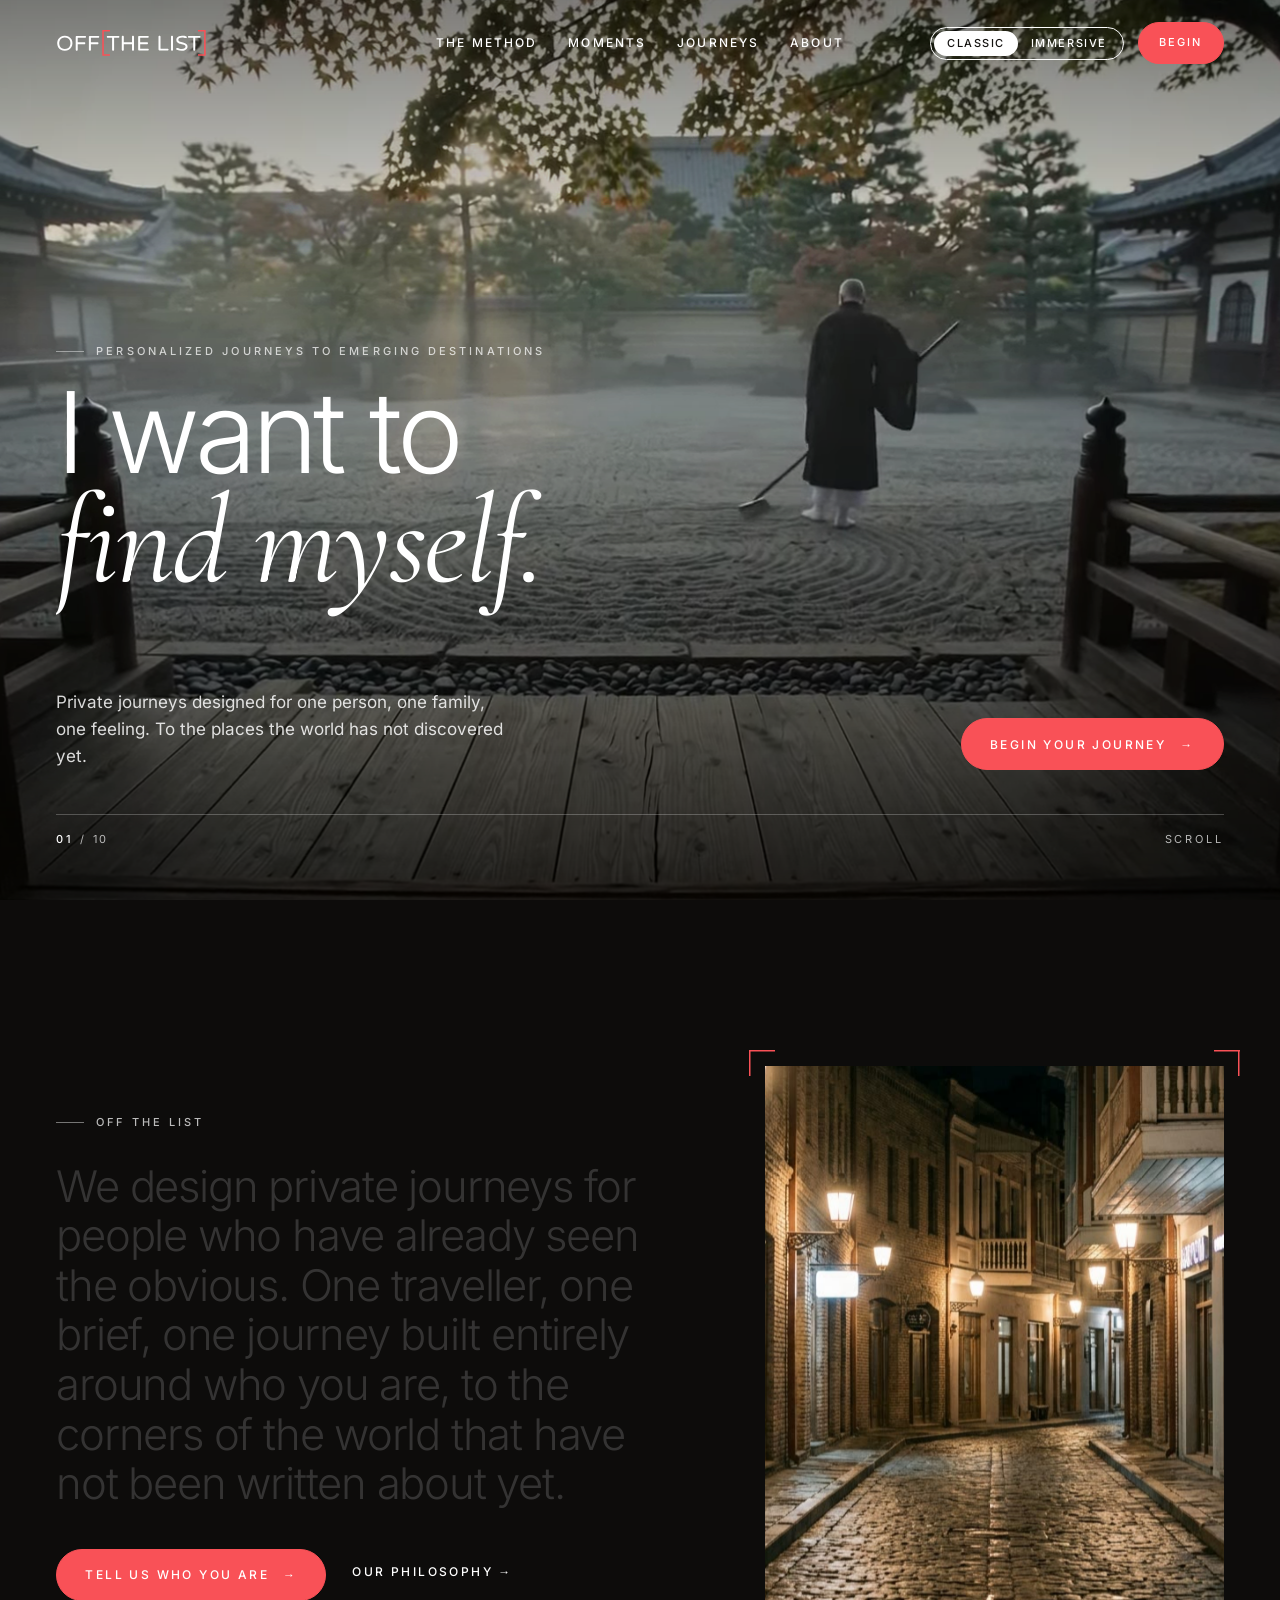
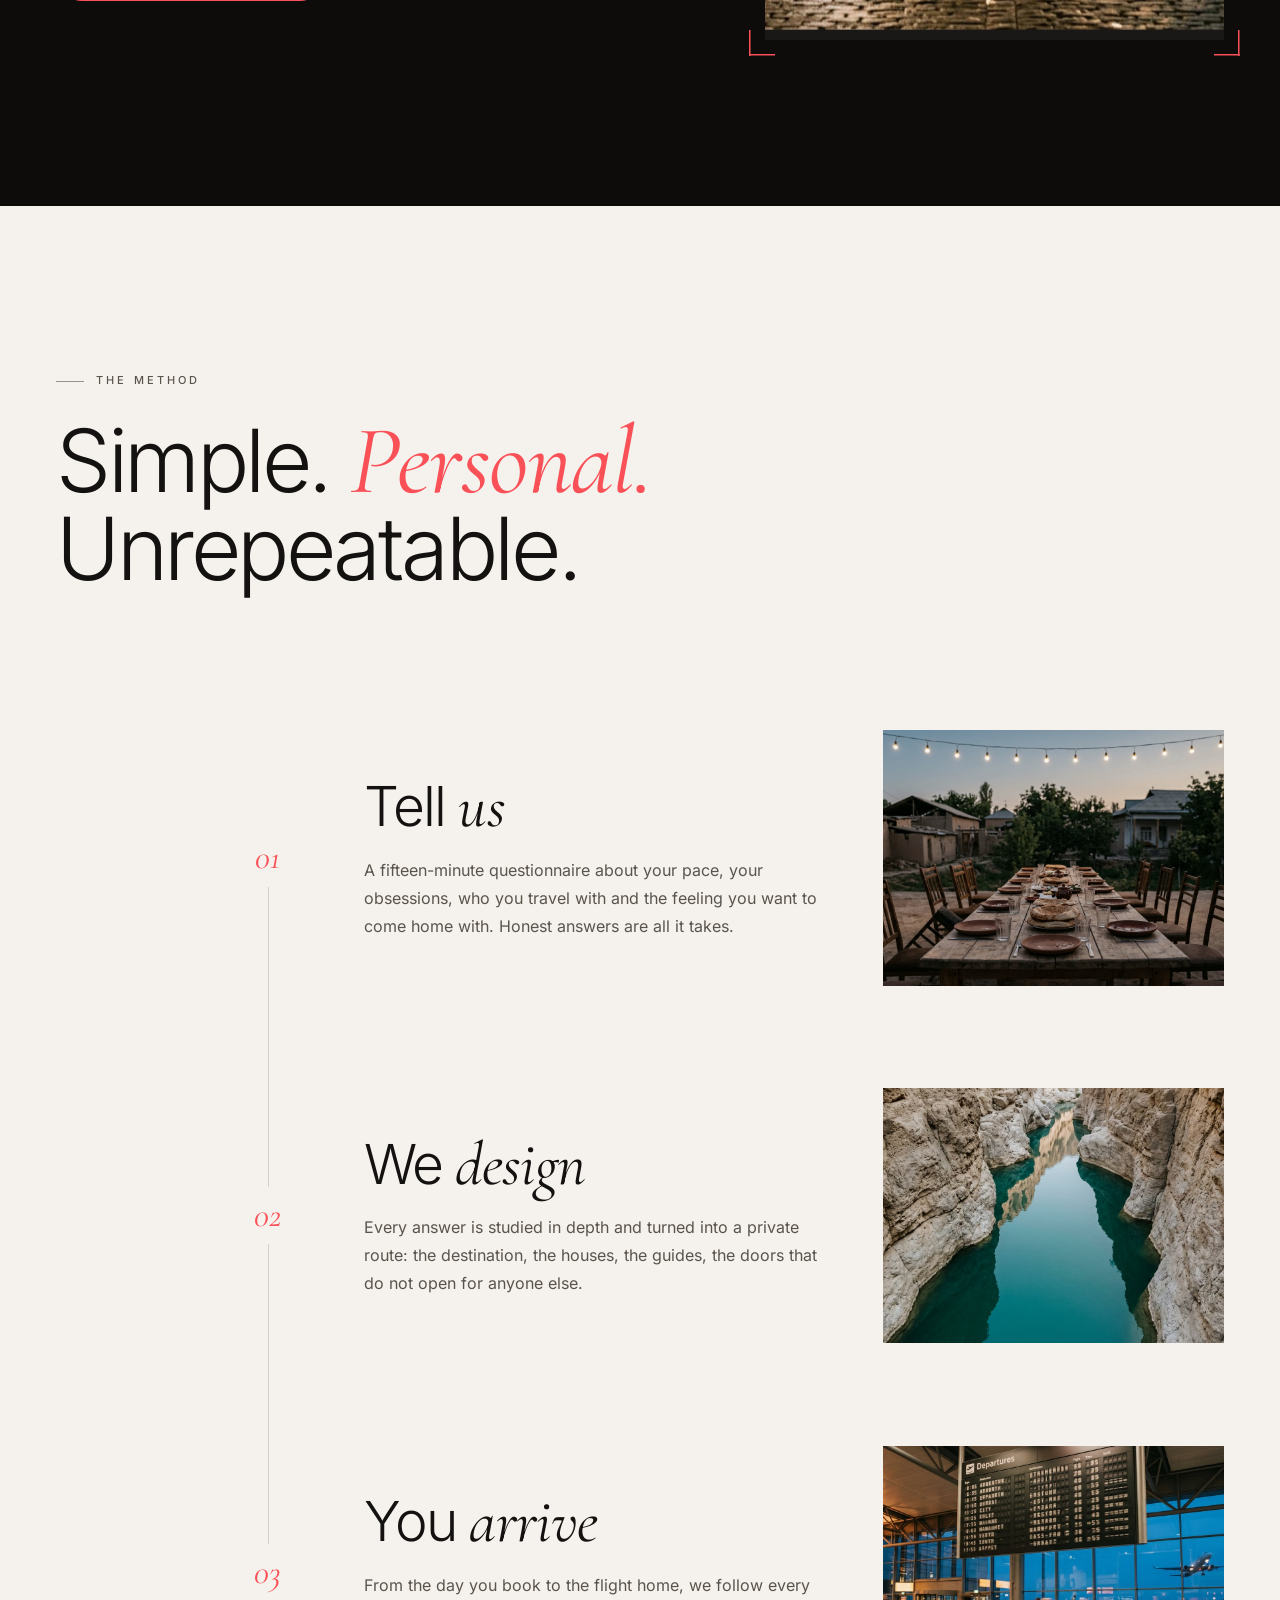
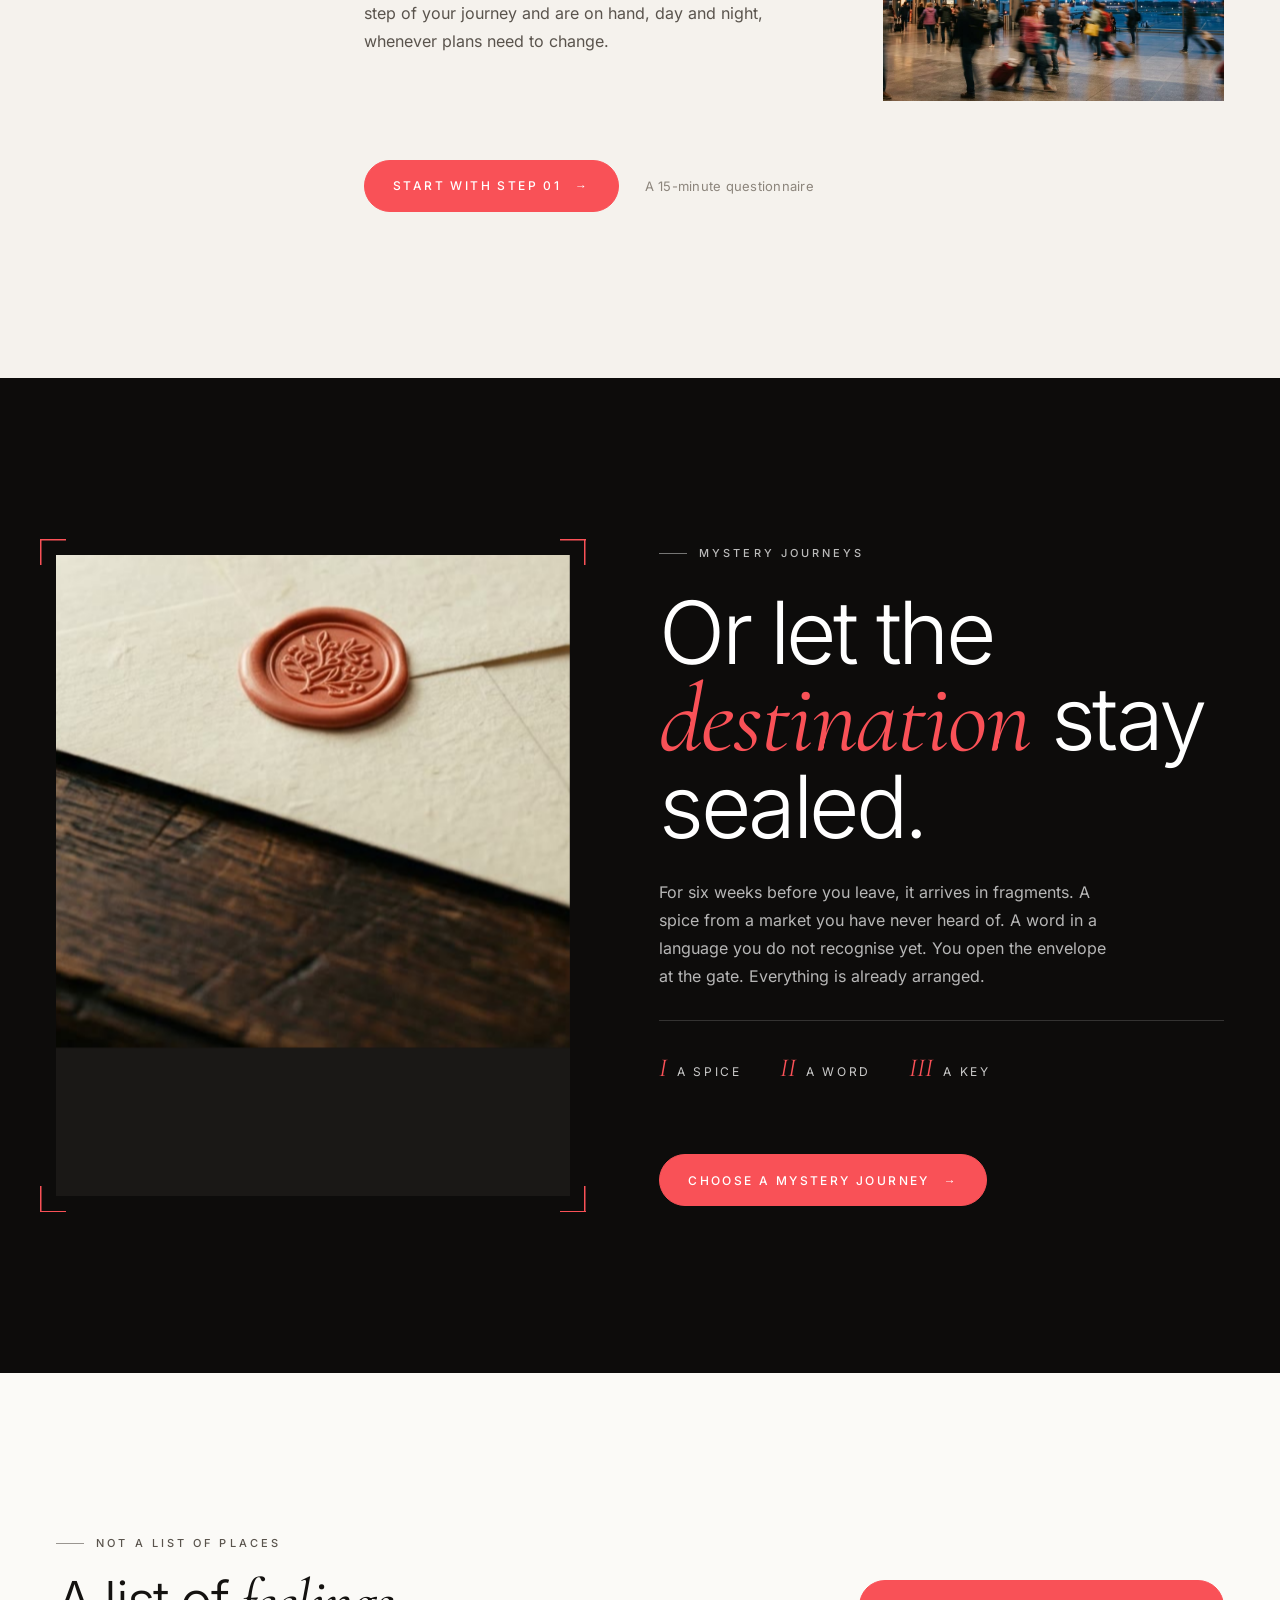
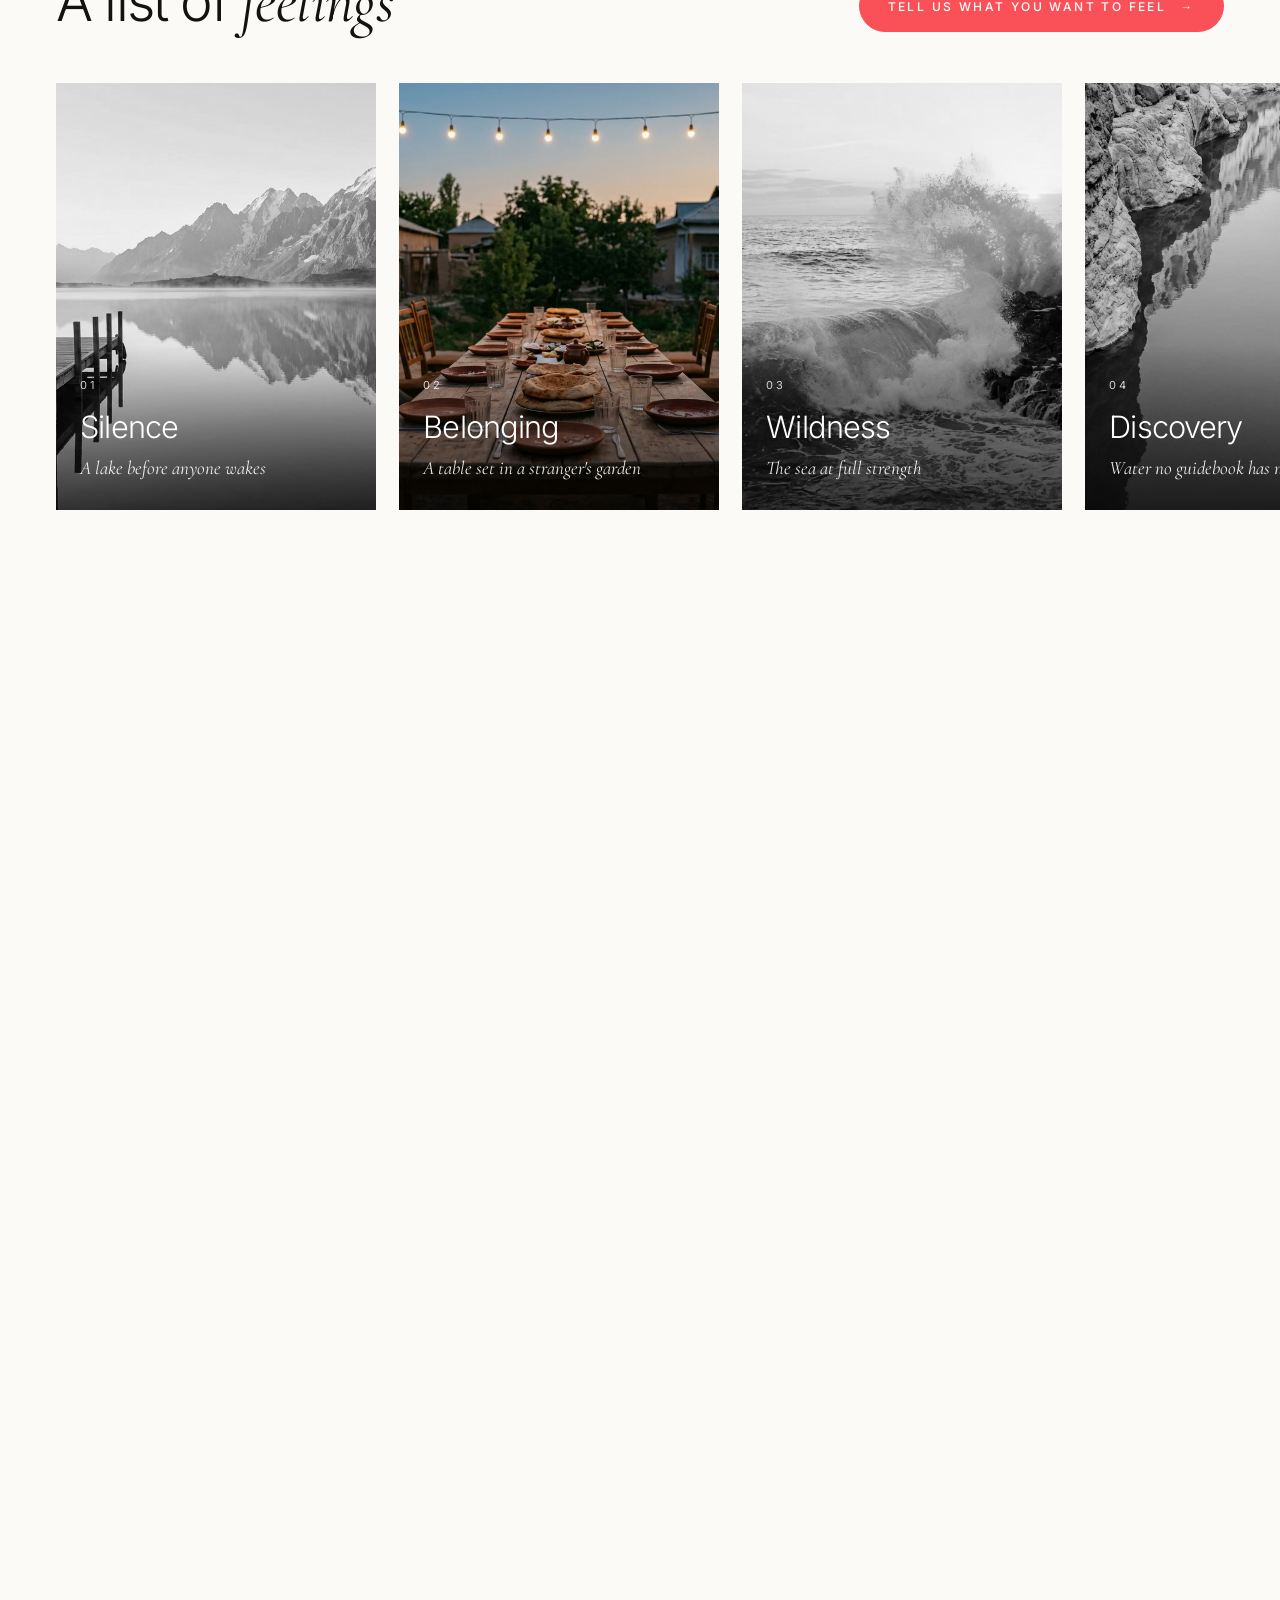
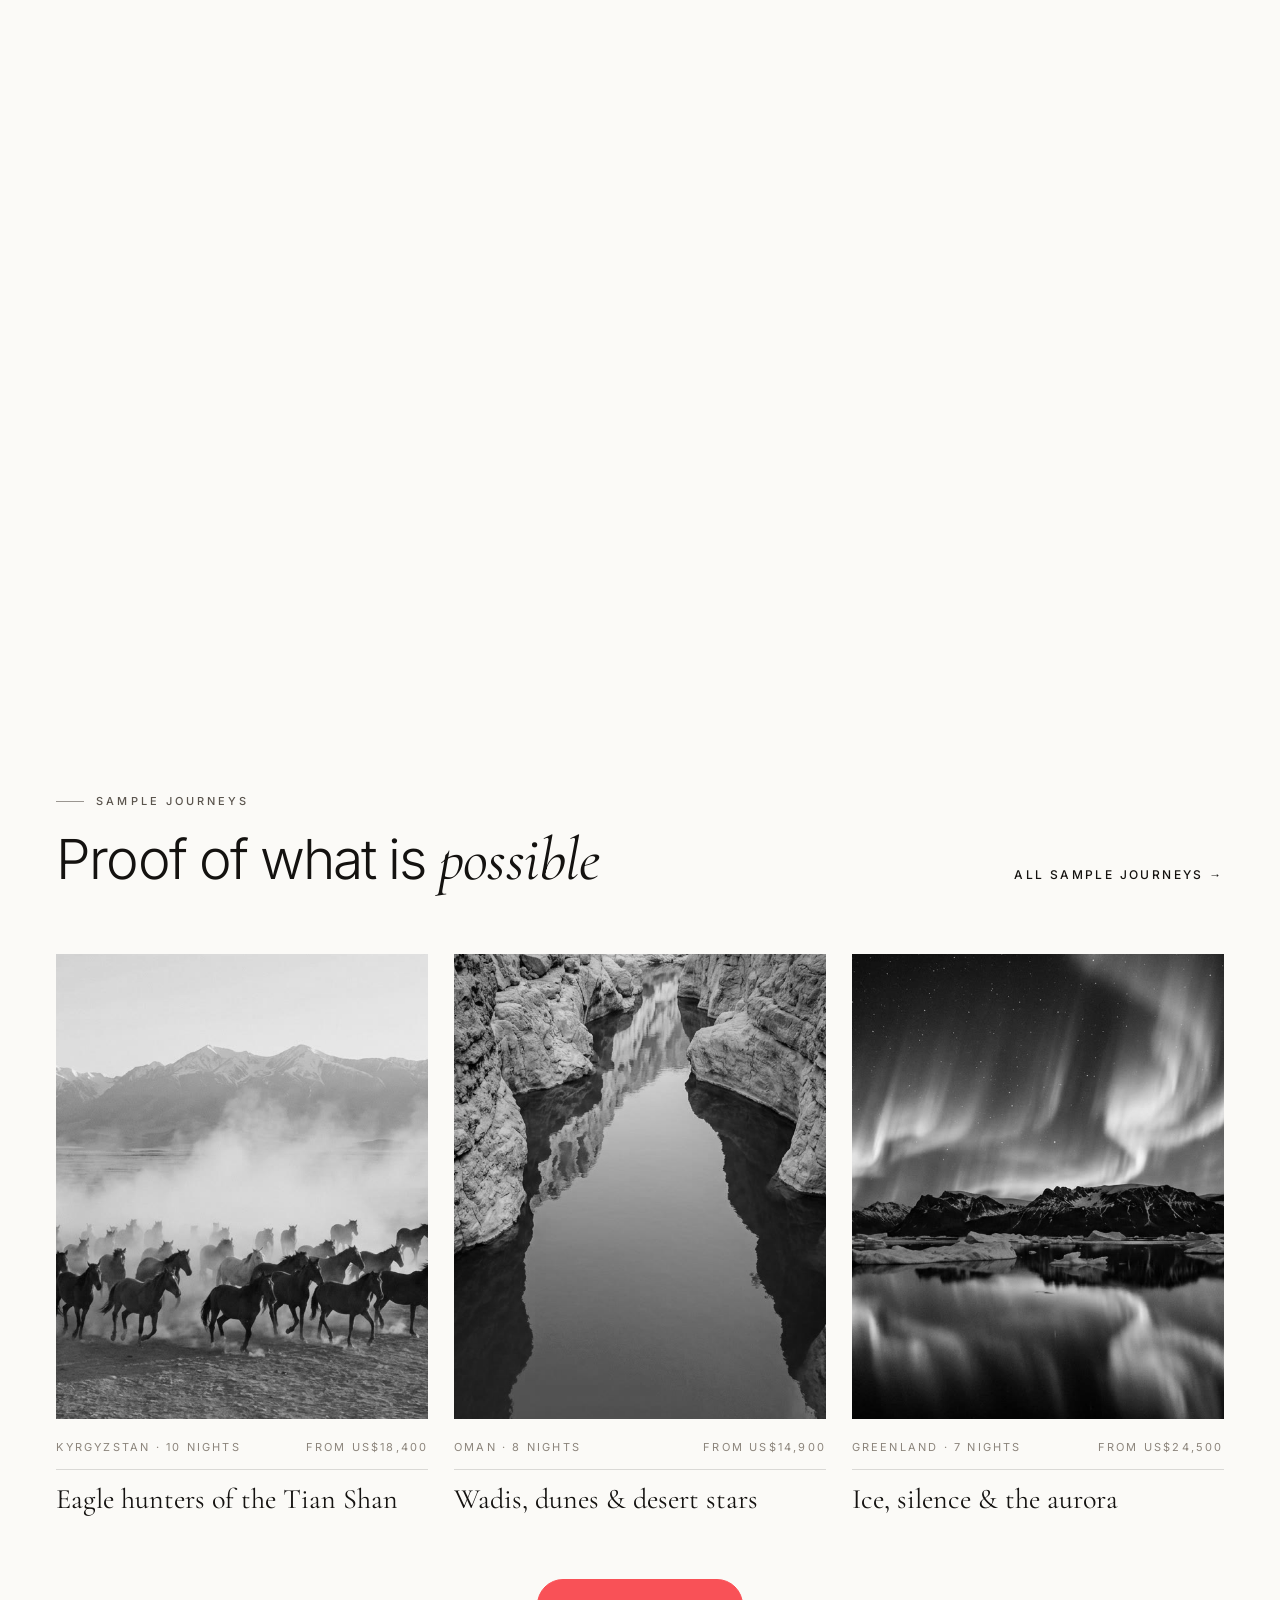
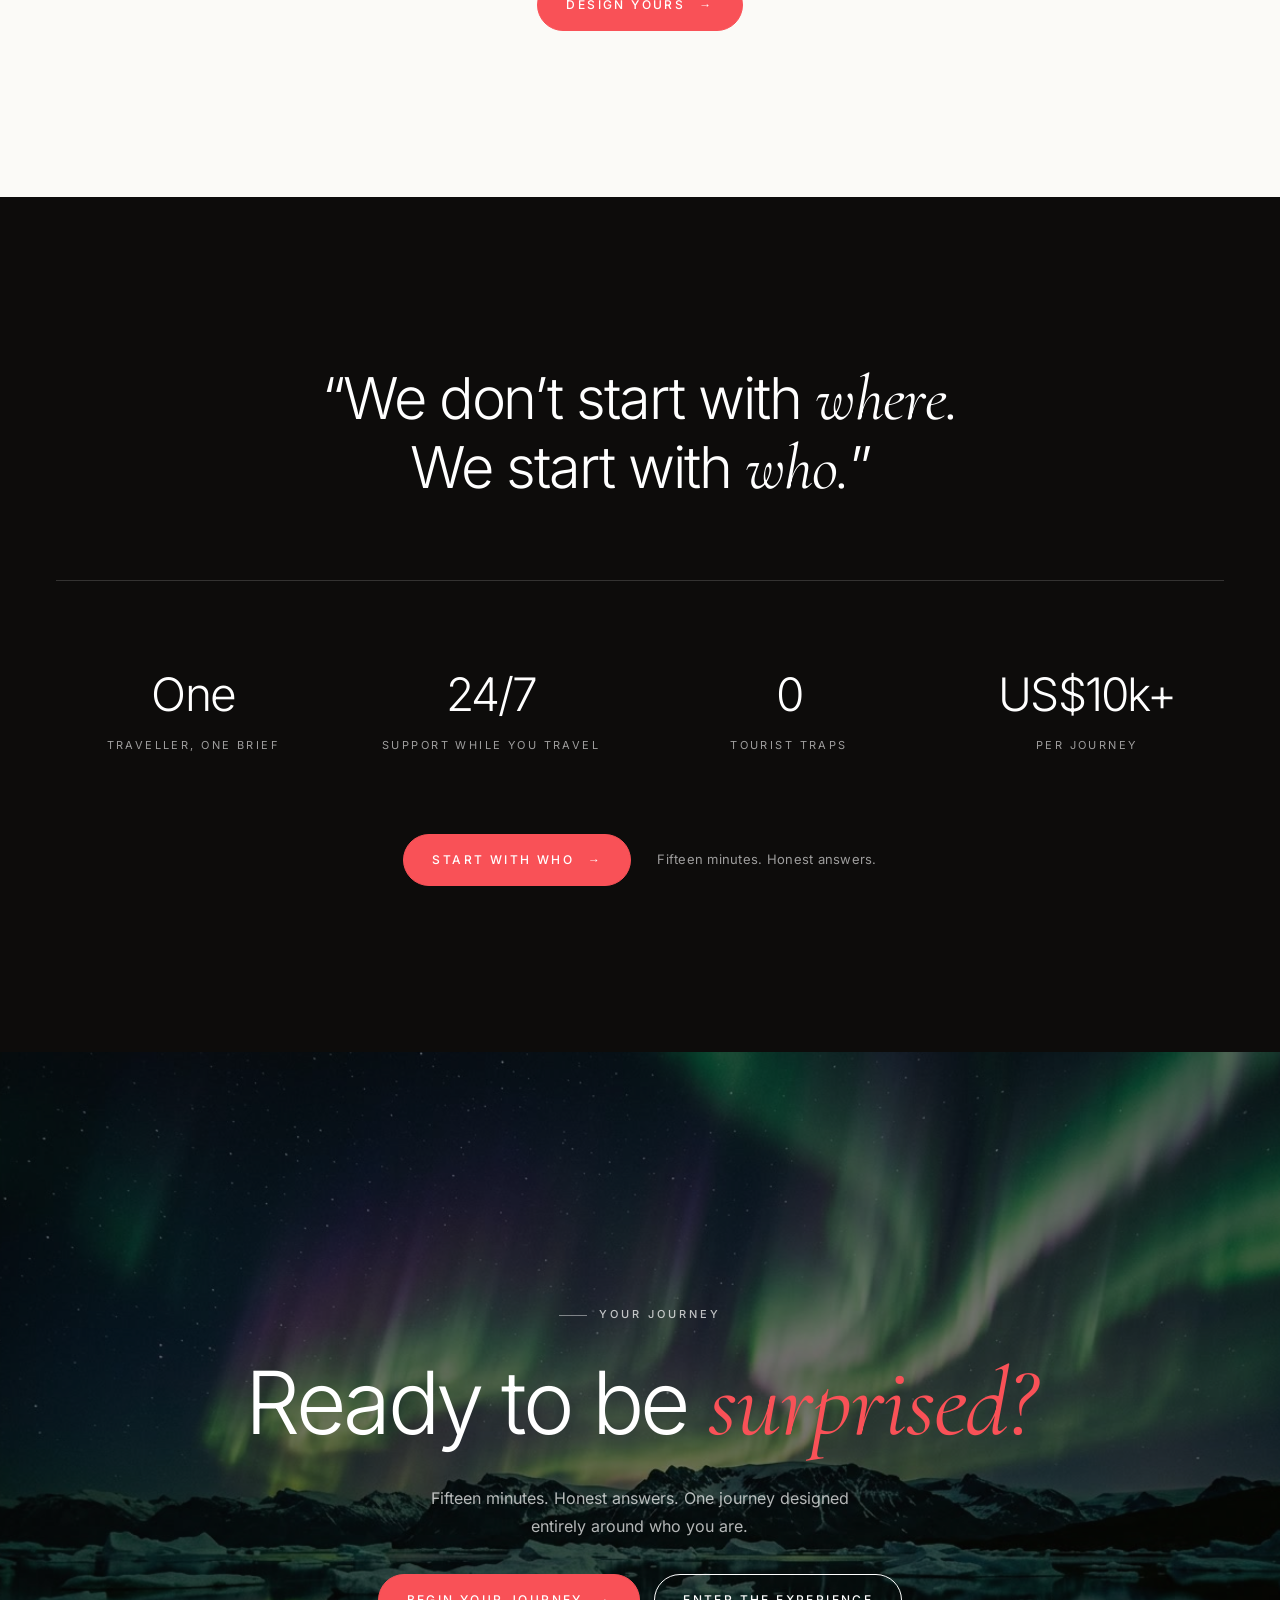
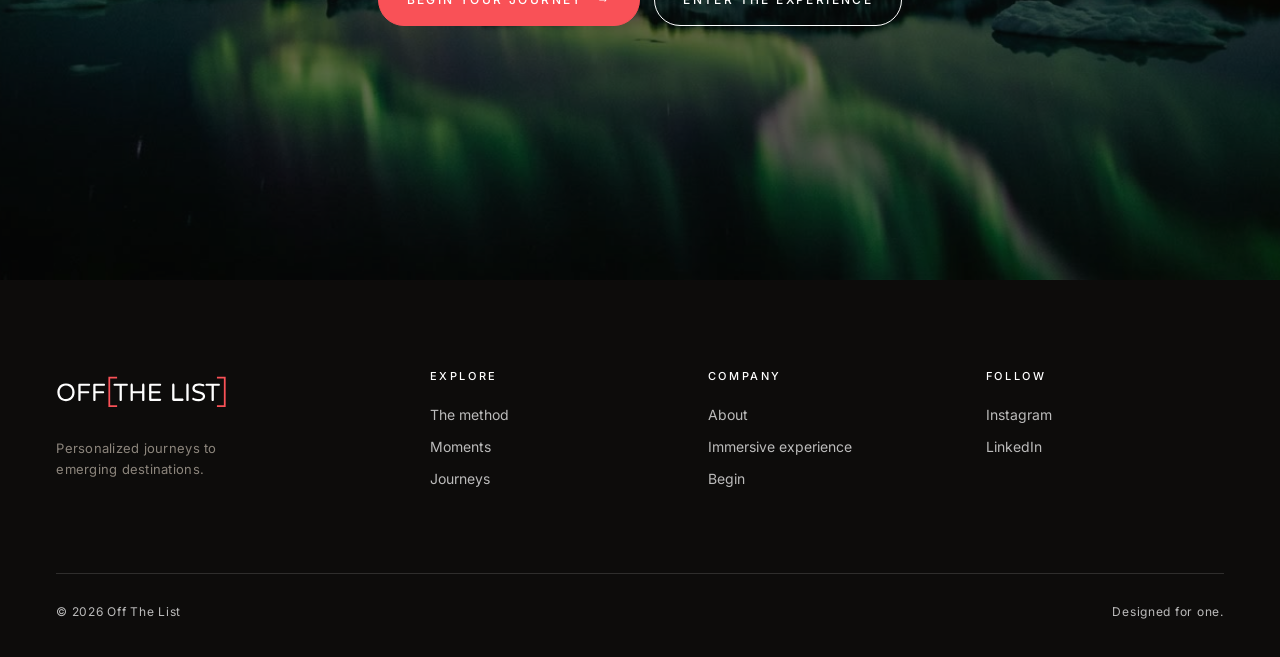
<file: index.html>
<!doctype html>
<html lang="en">
<head>
  <meta charset="utf-8">
  <meta name="viewport" content="width=device-width, initial-scale=1">
  <!-- Revisión interna: quitar esta línea el día del lanzamiento -->
  <meta name="robots" content="noindex, nofollow">
  <title>Off The List — Personalized journeys to emerging destinations</title>
  <meta name="description" content="Private, personalized journeys to emerging destinations. Designed for one, from US$10,000.">
  <link rel="icon" href="assets/favicon.svg" type="image/svg+xml">
  <link rel="apple-touch-icon" href="assets/apple-touch-icon.png">
  <link rel="preload" href="assets/fonts/inter.woff2" as="font" type="font/woff2" crossorigin>
  <link rel="stylesheet" href="lux.css?v=15">
</head>
<body>

  <header class="header">
    <a href="index.html" aria-label="Off The List — home">
      <img class="logo logo-light" src="assets/lux/logo-light.svg" alt="Off The List" width="268" height="48">
      <img class="logo logo-dark" src="assets/lux/logo-dark.svg" alt="" width="268" height="48">
    </a>
    <nav class="nav" aria-label="Main">
      <a href="#method">The method</a>
      <a href="#moments">Moments</a>
      <a href="sample-journeys.html">Journeys</a>
      <a href="about.html">About</a>
    </nav>
    <div class="header-end">
      <div class="switch" aria-label="Site version">
        <span class="is-current"><b>Classic</b></span>
        <a href="experience.html">Immersive</a>
      </div>
      <a class="btn btn-coral" href="https://off-the-list-poc.vercel.app/#entry">Begin</a>
      <button class="menu-toggle" type="button" aria-expanded="false">Menu</button>
    </div>
  </header>

  <main>
    <!-- Hero: "I want to…" con las imágenes del film -->
    <section class="hero" data-rotator>
      <!-- Una toma del film por frase: la frase cambia con el corte del video -->
      <div class="hero-media" aria-hidden="true">
        <div class="slide"><video muted playsinline preload="auto" poster="assets/lux/hero-01-find.jpg"><source src="assets/lux/hero-01-find.mp4" type="video/mp4"><source src="assets/lux/hero-01-find.webm" type="video/webm"></video></div>
        <div class="slide"><video muted playsinline preload="none" poster="assets/lux/hero-02-lost.jpg"><source src="assets/lux/hero-02-lost.mp4" type="video/mp4"><source src="assets/lux/hero-02-lost.webm" type="video/webm"></video></div>
        <div class="slide"><video muted playsinline preload="none" poster="assets/lux/hero-03-connect.jpg"><source src="assets/lux/hero-03-connect.mp4" type="video/mp4"><source src="assets/lux/hero-03-connect.webm" type="video/webm"></video></div>
        <div class="slide"><video muted playsinline preload="none" poster="assets/lux/hero-04-belong.jpg"><source src="assets/lux/hero-04-belong.mp4" type="video/mp4"><source src="assets/lux/hero-04-belong.webm" type="video/webm"></video></div>
        <div class="slide"><video muted playsinline preload="none" poster="assets/lux/hero-05-first.jpg"><source src="assets/lux/hero-05-first.mp4" type="video/mp4"><source src="assets/lux/hero-05-first.webm" type="video/webm"></video></div>
        <div class="slide"><video muted playsinline preload="none" poster="assets/lux/hero-06-awe.jpg"><source src="assets/lux/hero-06-awe.mp4" type="video/mp4"><source src="assets/lux/hero-06-awe.webm" type="video/webm"></video></div>
        <div class="slide"><video muted playsinline preload="none" poster="assets/lux/hero-07-rise.jpg"><source src="assets/lux/hero-07-rise.mp4" type="video/mp4"><source src="assets/lux/hero-07-rise.webm" type="video/webm"></video></div>
        <div class="slide"><video muted playsinline preload="none" poster="assets/lux/hero-08-shine.jpg"><source src="assets/lux/hero-08-shine.mp4" type="video/mp4"><source src="assets/lux/hero-08-shine.webm" type="video/webm"></video></div>
        <div class="slide"><video muted playsinline preload="none" poster="assets/lux/hero-09-breathe.jpg"><source src="assets/lux/hero-09-breathe.mp4" type="video/mp4"><source src="assets/lux/hero-09-breathe.webm" type="video/webm"></video></div>
        <div class="slide"><video muted playsinline preload="none" poster="assets/lux/hero-10-surprised.jpg"><source src="assets/lux/hero-10-surprised.mp4" type="video/mp4"><source src="assets/lux/hero-10-surprised.webm" type="video/webm"></video></div>
      </div>
      <div class="hero-inner on-dark">
        <p class="eyebrow" data-reveal>Personalized journeys to emerging destinations</p>
        <h1 class="hero-title">
          <span class="hero-lead" data-split>I want to</span>
          <span class="phrases" aria-live="polite">
            <span class="phrase">find myself.</span>
            <span class="phrase">get lost.</span>
            <span class="phrase">connect.</span>
            <span class="phrase">belong.</span>
            <span class="phrase">go first.</span>
            <span class="phrase">be in awe.</span>
            <span class="phrase">rise.</span>
            <span class="phrase">shine.</span>
            <span class="phrase">breathe.</span>
            <span class="phrase">be surprised.</span>
          </span>
        </h1>
        <div class="hero-foot">
          <p class="hero-copy" data-reveal style="--d:300ms">Private journeys designed for one person, one family, one feeling. To the places the world has not discovered yet.</p>
          <div class="hero-ctas" data-reveal style="--d:450ms">
            <a class="btn btn-coral" href="https://off-the-list-poc.vercel.app/#entry">Begin your journey <span class="arrow">→</span></a>
          </div>
        </div>
        <div class="hero-meta" data-reveal style="--d:600ms">
          <span class="counter"><b>01</b> / 10</span>
          <span>Scroll</span>
        </div>
      </div>
    </section>

    <!-- Manifiesto que se tiñe con el scroll -->
    <section class="section dark on-dark manifesto" id="about">
      <div class="manifesto-grid">
        <div>
          <p class="eyebrow" data-reveal>Off The List</p>
          <p class="manifesto-text" data-scrub>We design private journeys for people who have already seen the obvious. One traveller, one brief, one journey built entirely around who you are, to the corners of the world that have not been written about yet.</p>
          <div class="cta" data-reveal><a class="btn btn-coral" href="https://off-the-list-poc.vercel.app/#entry">Tell us who you are <span class="arrow">→</span></a><a class="link" href="about.html">Our philosophy →</a></div>
        </div>
        <figure class="manifesto-figure tone" data-color>
          <img src="assets/lux/callejon.jpg" alt="An empty old-town alley at night in Tbilisi" data-parallax=".08">
        </figure>
      </div>
    </section>

    <!-- El método -->
    <section class="section ivory method" id="method">
      <div class="method-head">
        <p class="eyebrow" data-reveal>The method</p>
        <h2 class="display" data-split>Simple. <em>Personal.</em><br>Unrepeatable.</h2>
      </div>
      <div class="method-steps">
        <span class="method-line" aria-hidden="true"><i></i></span>
      <ol class="method-list">
        <li class="method-item">
          <span class="method-num" data-reveal>01</span>
          <div class="method-copy">
            <h3 class="title" data-split>Tell <em>us</em></h3>
            <p class="body" data-reveal>A fifteen-minute questionnaire about your pace, your obsessions, who you travel with and the feeling you want to come home with. Honest answers are all it takes.</p>
          </div>
          <figure class="method-img tone" data-color><img src="assets/lux/mesa.jpg" alt="A long table set outdoors at dusk"></figure>
        </li>
        <li class="method-item">
          <span class="method-num" data-reveal>02</span>
          <div class="method-copy">
            <h3 class="title" data-split>We <em>design</em></h3>
            <p class="body" data-reveal>Every answer is studied in depth and turned into a private route: the destination, the houses, the guides, the doors that do not open for anyone else.</p>
          </div>
          <figure class="method-img tone" data-color><img src="assets/lux/canon.jpg" alt="A still turquoise pool in a canyon"></figure>
        </li>
        <li class="method-item">
          <span class="method-num" data-reveal>03</span>
          <div class="method-copy">
            <h3 class="title" data-split>You <em>arrive</em></h3>
            <p class="body" data-reveal>From the day you book to the flight home, we follow every step of your journey and are on hand, day and night, whenever plans need to change.</p>
          </div>
          <figure class="method-img tone" data-color><img src="assets/lux/aeropuerto.jpg" alt="An airport terminal at dusk"></figure>
        </li>
      </ol>
        <div class="cta" data-reveal><a class="btn btn-coral" href="https://off-the-list-poc.vercel.app/#entry">Start with step 01 <span class="arrow">→</span></a><span class="cta-note">A 15-minute questionnaire</span></div>
      </div>
    </section>

    <!-- Viaje misterio -->
    <section class="section dark mystery on-dark">
      <div class="mystery-grid">
        <figure class="mystery-img tone" data-color>
          <img src="assets/lux/sobre.jpg" alt="A cream envelope sealed with coral wax" data-parallax=".06">
        </figure>
        <div class="mystery-copy">
          <p class="eyebrow" data-reveal>Mystery journeys</p>
          <h2 class="display" data-split>Or let the <em>destination</em> stay sealed.</h2>
          <p class="body" data-reveal>For six weeks before you leave, it arrives in fragments. A spice from a market you have never heard of. A word in a language you do not recognise yet. You open the envelope at the gate. Everything is already arranged.</p>
          <ul class="clues" data-reveal>
            <li><span>I</span>A spice</li>
            <li><span>II</span>A word</li>
            <li><span>III</span>A key</li>
          </ul>
          <div class="cta" data-reveal><a class="btn btn-coral" href="https://off-the-list-poc.vercel.app/#entry">Choose a mystery journey <span class="arrow">→</span></a></div>
        </div>
      </div>
    </section>

    <!-- Sensaciones: galería horizontal fijada -->
    <section class="destinations" id="moments" data-hscroll>
      <div class="hs-sticky">
        <div class="hs-head">
          <div>
            <p class="eyebrow" data-reveal>Not a list of places</p>
            <h2 class="title" data-split>A list of <em>feelings</em></h2>
          </div>
          <div class="cta" data-reveal><a class="btn btn-coral" href="https://off-the-list-poc.vercel.app/#entry">Tell us what you want to feel <span class="arrow">→</span></a></div>
        </div>
        <div class="hs-track">
          <article class="dest tone"><img src="assets/lux/lago.jpg" alt=""><div class="dest-info"><span>01</span><h3>Silence</h3><p>A lake before anyone wakes</p></div></article>
          <article class="dest tone"><img src="assets/lux/mesa.jpg" alt=""><div class="dest-info"><span>02</span><h3>Belonging</h3><p>A table set in a stranger's garden</p></div></article>
          <article class="dest tone"><img src="assets/lux/ola.jpg" alt=""><div class="dest-info"><span>03</span><h3>Wildness</h3><p>The sea at full strength</p></div></article>
          <article class="dest tone"><img src="assets/lux/canon.jpg" alt=""><div class="dest-info"><span>04</span><h3>Discovery</h3><p>Water no guidebook has named</p></div></article>
          <article class="dest tone"><img src="assets/lux/caballos.jpg" alt=""><div class="dest-info"><span>05</span><h3>Freedom</h3><p>Dust, horses, horizon</p></div></article>
          <article class="dest tone"><img src="assets/lux/fuegos.jpg" alt=""><div class="dest-info"><span>06</span><h3>Celebration</h3><p>A night few ever see</p></div></article>
          <article class="dest tone"><img src="assets/lux/huellas.jpg" alt=""><div class="dest-info"><span>07</span><h3>Solitude</h3><p>Only your footprints</p></div></article>
          <article class="dest tone"><img src="assets/lux/aurora.jpg" alt=""><div class="dest-info"><span>08</span><h3>Wonder</h3><p>A sky you will never forget</p></div></article>
        </div>
      </div>
    </section>

    <!-- Viajes de autor -->
    <section class="section signature">
      <div class="signature-head">
        <div>
          <p class="eyebrow" data-reveal>Sample journeys</p>
          <h2 class="title" data-split>Proof of what is <em>possible</em></h2>
        </div>
        <div class="cta" data-reveal><a class="link" href="sample-journeys.html">All sample journeys →</a></div>
      </div>
      <div class="signature-grid">
        <a class="sig" href="sample-journeys.html#kyrgyzstan" data-reveal>
          <figure class="tone"><img src="assets/lux/caballos.jpg" alt="Wild horses galloping on the steppe"></figure>
          <div class="sig-meta"><span>Kyrgyzstan · 10 nights</span><span>From US$18,400</span></div>
          <h3>Eagle hunters of the Tian Shan</h3>
        </a>
        <a class="sig" href="sample-journeys.html#oman" data-reveal style="--d:120ms">
          <figure class="tone"><img src="assets/lux/canon.jpg" alt="A still pool between canyon walls"></figure>
          <div class="sig-meta"><span>Oman · 8 nights</span><span>From US$14,900</span></div>
          <h3>Wadis, dunes &amp; desert stars</h3>
        </a>
        <a class="sig" href="sample-journeys.html#greenland" data-reveal style="--d:240ms">
          <figure class="tone"><img src="assets/lux/aurora.jpg" alt="Northern lights over Disko Bay"></figure>
          <div class="sig-meta"><span>Greenland · 7 nights</span><span>From US$24,500</span></div>
          <h3>Ice, silence &amp; the aurora</h3>
        </a>
      </div>
      <div class="signature-more" data-reveal><a class="btn btn-coral" href="https://off-the-list-poc.vercel.app/#entry">Design yours <span class="arrow">→</span></a></div>
    </section>

    <!-- Cita de marca -->
    <section class="section dark on-dark quote">
      <blockquote>
        <p class="lede" data-split>“We don’t start with <em>where.</em><br>We start with <em>who.</em>”</p>
      </blockquote>
      <div class="rule" data-line></div>
      <div class="quote-facts" data-reveal>
        <div><b>One</b><span>traveller, one brief</span></div>
        <div><b>24/7</b><span>support while you travel</span></div>
        <div><b>0</b><span>tourist traps</span></div>
        <div><b>US$10k+</b><span>per journey</span></div>
      </div>
      <div class="cta" data-reveal><a class="btn btn-coral" href="https://off-the-list-poc.vercel.app/#entry">Start with who <span class="arrow">→</span></a><span class="cta-note">Fifteen minutes. Honest answers.</span></div>
    </section>

    <!-- Cierre -->
    <section class="closing on-dark" id="contact">
      <figure class="tone" data-color><img src="assets/lux/aurora.jpg" alt=""></figure>
      <div class="inner">
        <p class="eyebrow" data-reveal>Your journey</p>
        <h2 class="display" data-split>Ready to be <em>surprised?</em></h2>
        <p class="body" data-reveal style="text-align:center;margin:0 auto">Fifteen minutes. Honest answers. One journey designed entirely around who you are.</p>
        <div class="ctas" data-reveal>
          <a class="btn btn-coral" href="https://off-the-list-poc.vercel.app/#entry">Begin your journey <span class="arrow">→</span></a>
          <a class="btn" href="experience.html">Enter the experience</a>
        </div>
      </div>
    </section>
  </main>

  <footer class="footer">
    <div class="footer-top">
      <div><img src="assets/lux/logo-light.svg" alt="Off The List" width="268" height="48"><p class="small" style="margin-top:22px;max-width:28ch">Personalized journeys to emerging destinations.</p></div>
      <div><h4>Explore</h4><ul><li><a href="#method">The method</a></li><li><a href="#moments">Moments</a></li><li><a href="sample-journeys.html">Journeys</a></li></ul></div>
      <div><h4>Company</h4><ul><li><a href="about.html">About</a></li><li><a href="experience.html">Immersive experience</a></li><li><a href="https://off-the-list-poc.vercel.app/#entry">Begin</a></li></ul></div>
      <div><h4>Follow</h4><ul><li><a href="#">Instagram</a></li><li><a href="#">LinkedIn</a></li></ul></div>
    </div>
    <div class="footer-bottom"><span>© 2026 Off The List</span><span>Designed for one.</span></div>
  </footer>

  <a class="float-cta btn btn-coral" href="https://off-the-list-poc.vercel.app/#entry">Begin your journey <span class="arrow">→</span></a>

  <script src="lux.js?v=15"></script>
</body>
</html>
</file>
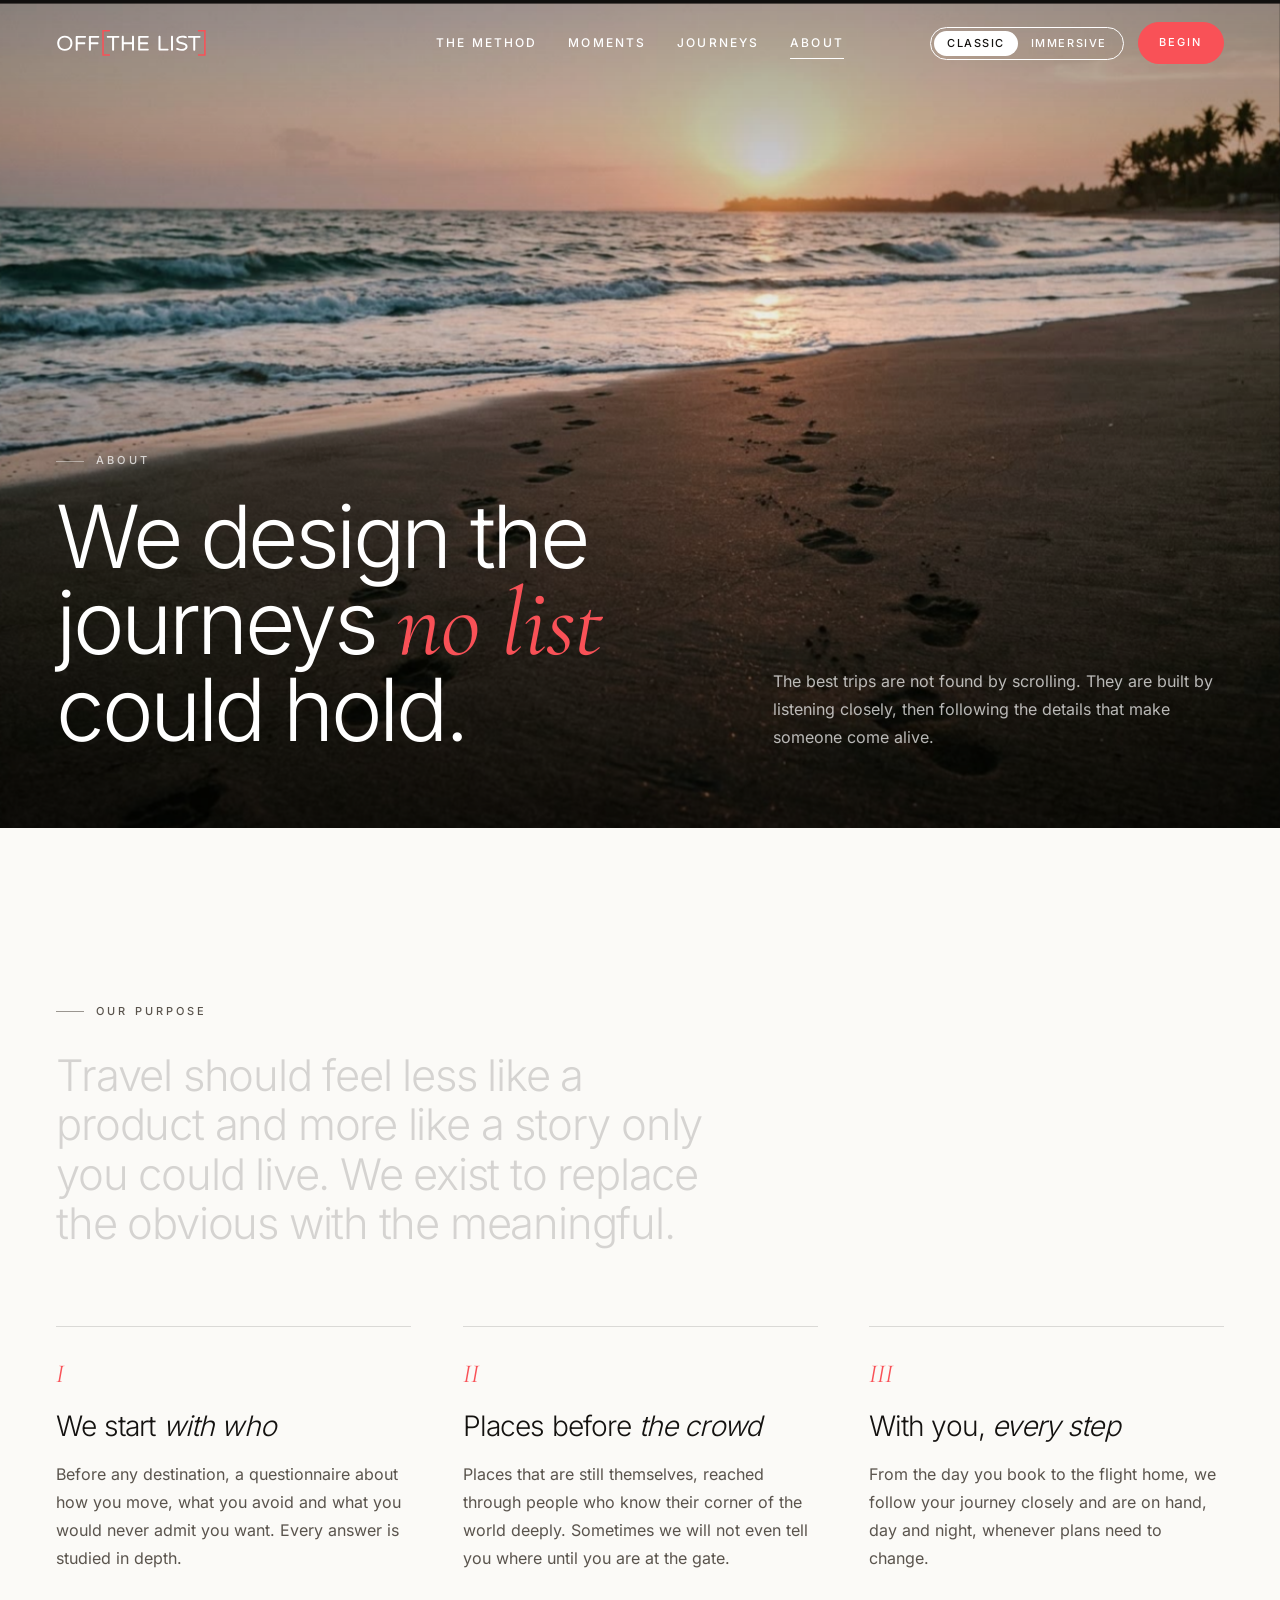
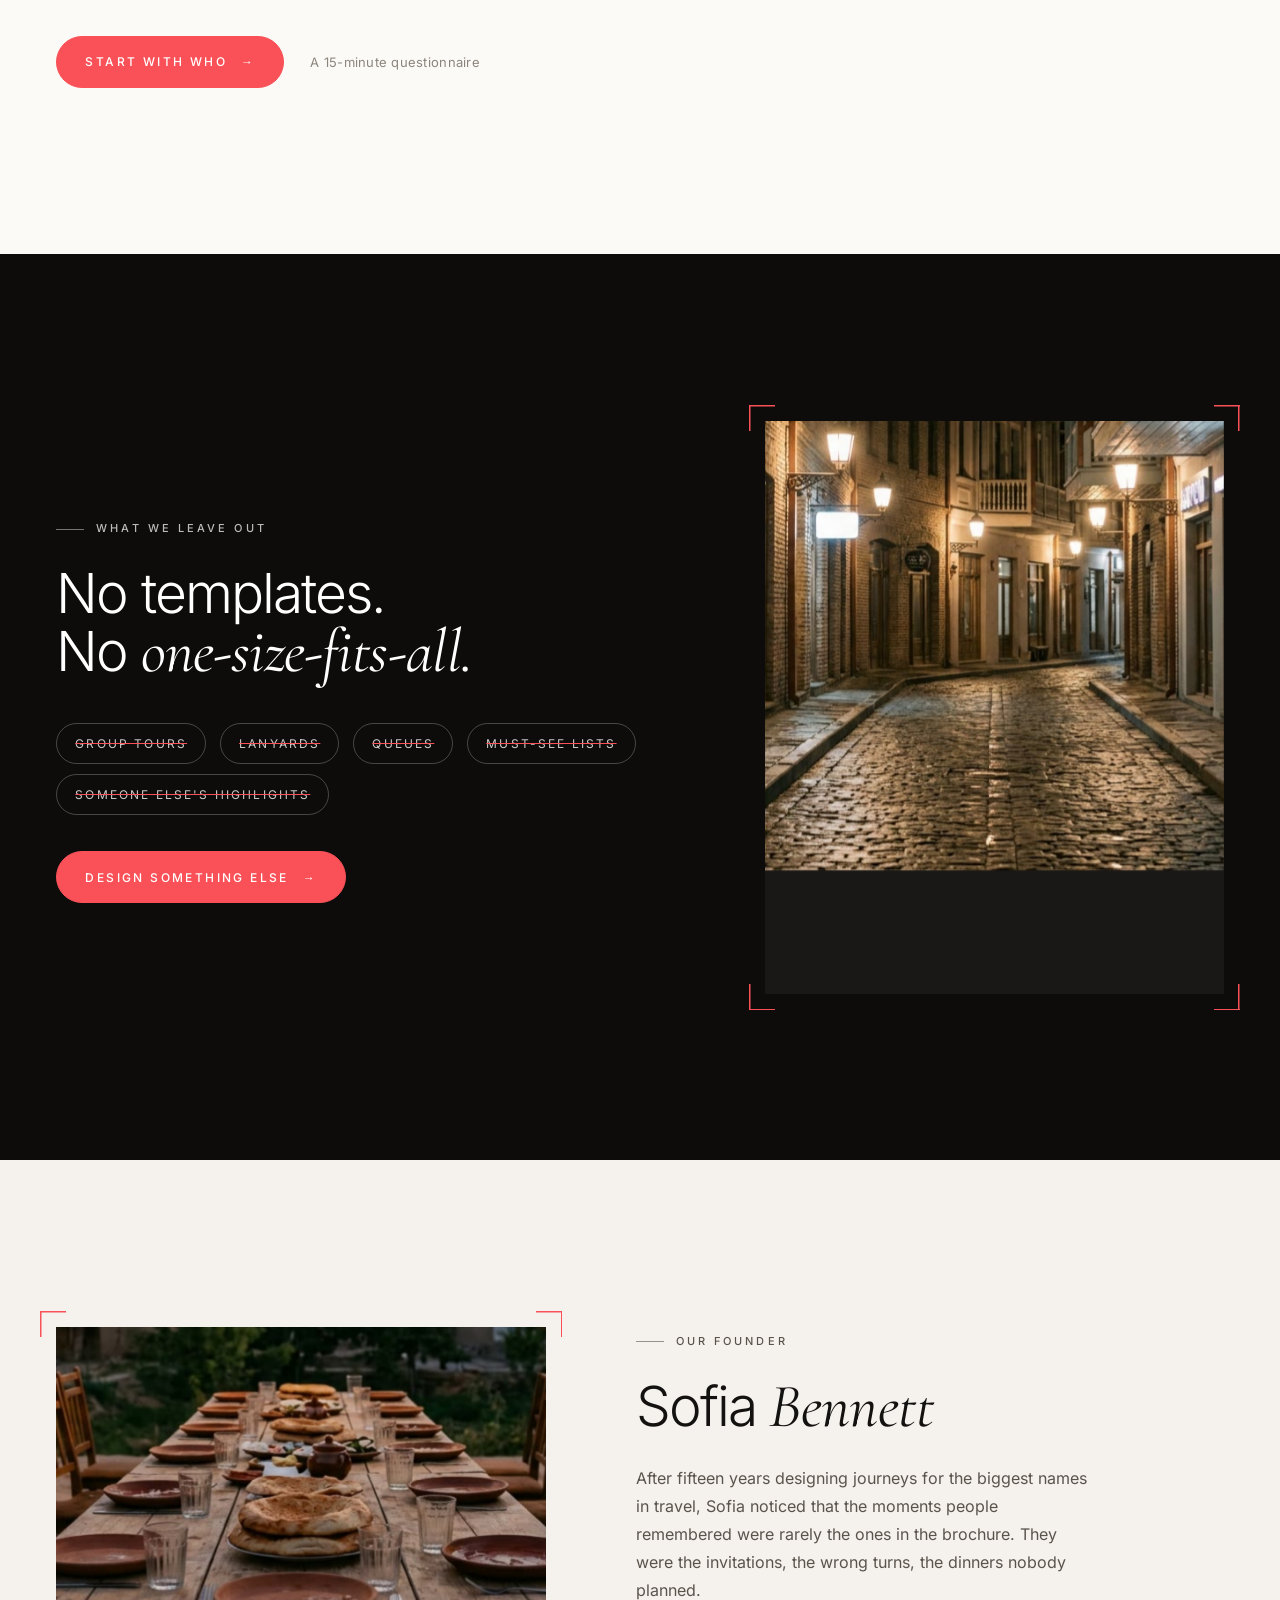
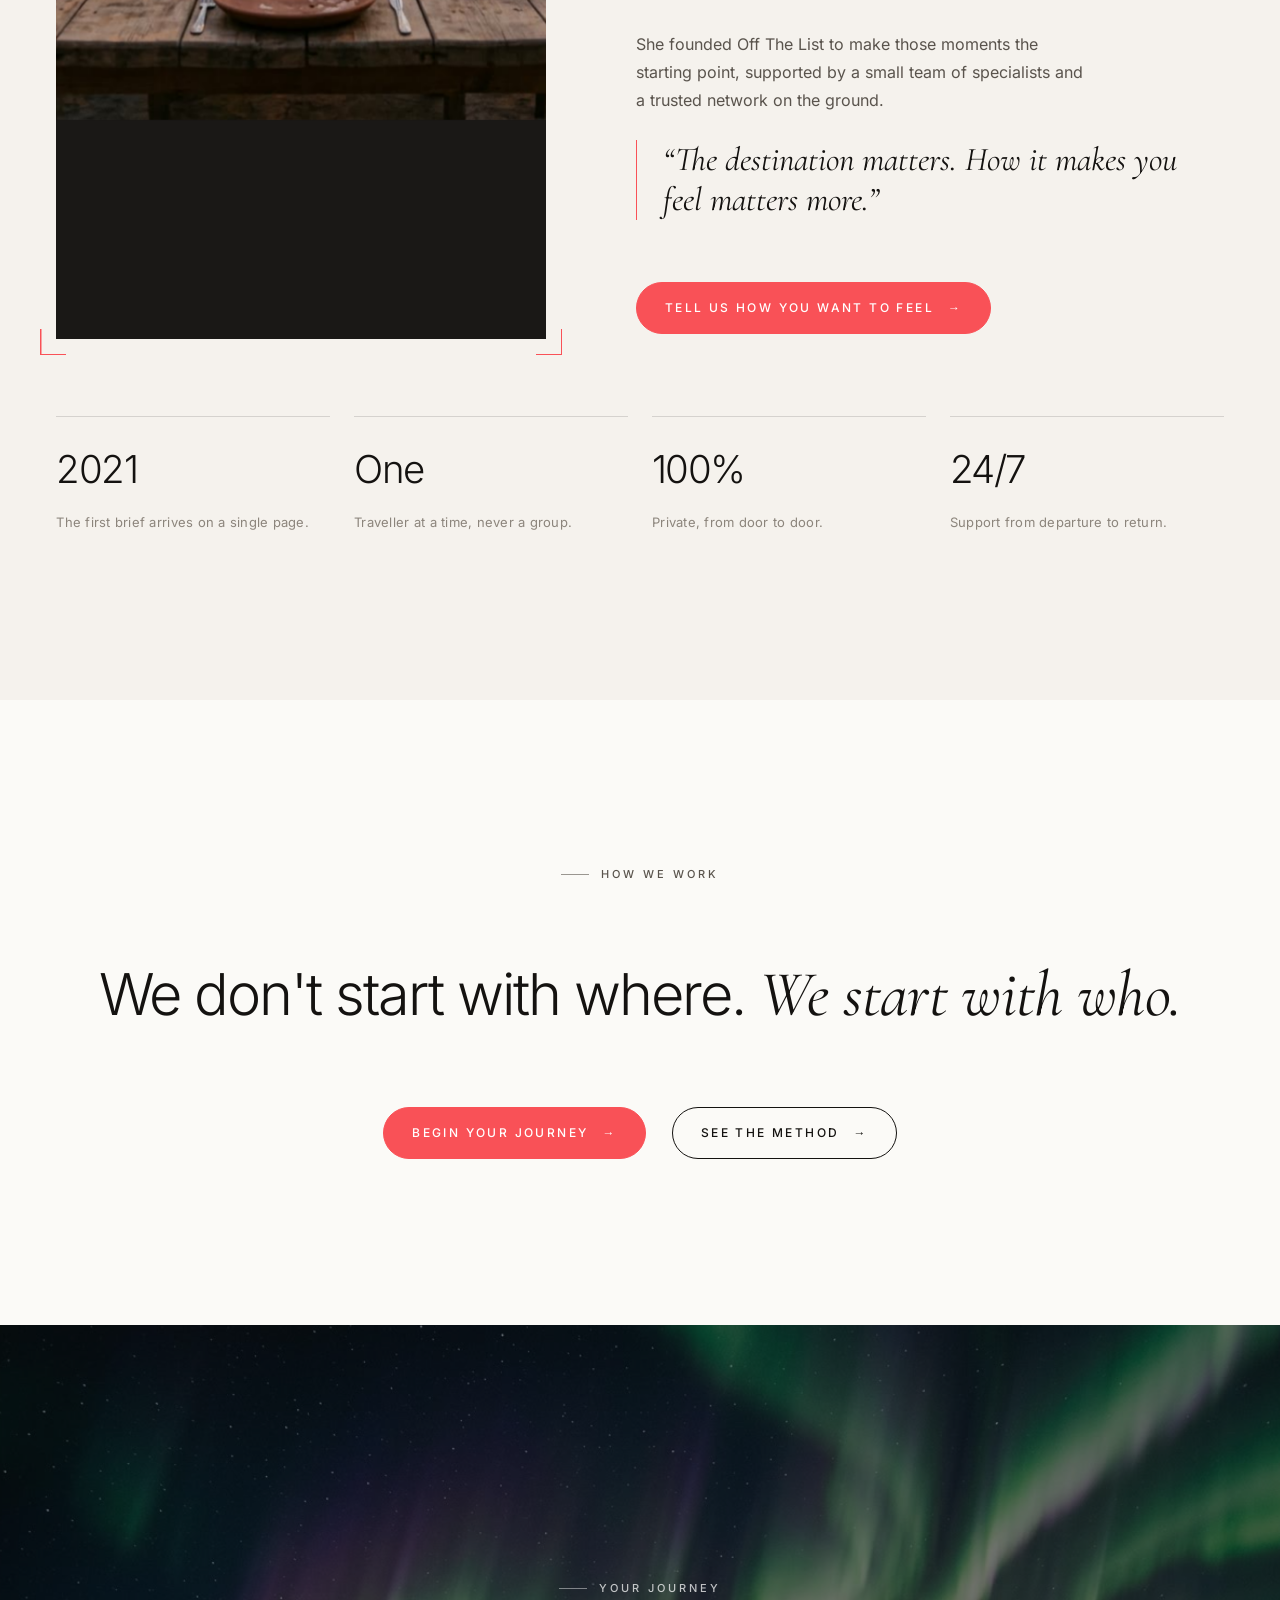
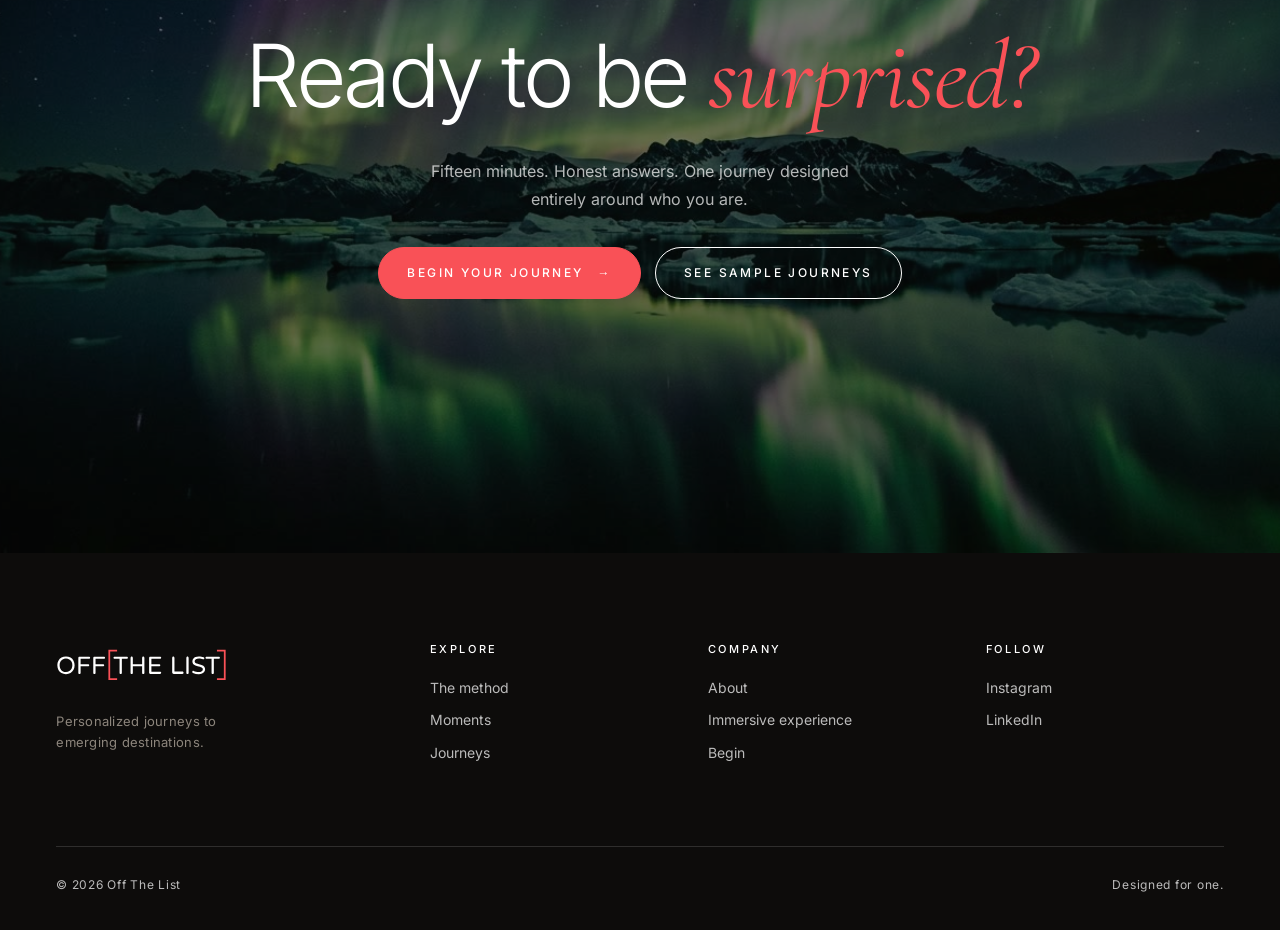
<file: about.html>
<!doctype html>
<html lang="en">
<head>
  <meta charset="utf-8">
  <meta name="viewport" content="width=device-width, initial-scale=1">
  <!-- Revisión interna: quitar esta línea el día del lanzamiento -->
  <meta name="robots" content="noindex, nofollow">
  <title>About — Off The List</title>
  <meta name="description" content="Why Off The List exists: private journeys to emerging destinations, designed around who you are.">
  <link rel="icon" href="assets/favicon.svg" type="image/svg+xml">
  <link rel="apple-touch-icon" href="assets/apple-touch-icon.png">
  <link rel="preload" href="assets/fonts/inter.woff2" as="font" type="font/woff2" crossorigin>
  <link rel="stylesheet" href="lux.css?v=15">
</head>
<body>

  <header class="header">
    <a href="index.html" aria-label="Off The List — home">
      <img class="logo logo-light" src="assets/lux/logo-light.svg" alt="Off The List" width="268" height="48">
      <img class="logo logo-dark" src="assets/lux/logo-dark.svg" alt="" width="268" height="48">
    </a>
    <nav class="nav" aria-label="Main">
      <a href="index.html#method">The method</a>
      <a href="index.html#moments">Moments</a>
      <a href="sample-journeys.html">Journeys</a>
      <a href="about.html" aria-current="page">About</a>
    </nav>
    <div class="header-end">
      <div class="switch" aria-label="Site version">
        <span class="is-current"><b>Classic</b></span>
        <a href="experience.html">Immersive</a>
      </div>
      <a class="btn btn-coral" href="https://off-the-list-poc.vercel.app/#entry">Begin</a>
      <button class="menu-toggle" type="button" aria-expanded="false">Menu</button>
    </div>
  </header>

  <main>
    <section class="page-hero on-dark">
      <figure class="tone is-color"><img src="assets/lux/huellas.jpg" alt="" data-parallax=".1"></figure>
      <div class="inner">
        <div style="display:grid;gap:26px">
          <p class="eyebrow" data-reveal>About</p>
          <h1 class="display" data-split>We design the journeys <em>no list</em> could hold.</h1>
        </div>
        <p class="body" data-reveal style="--d:300ms">The best trips are not found by scrolling. They are built by listening closely, then following the details that make someone come alive.</p>
      </div>
    </section>

    <section class="section">
      <p class="eyebrow" data-reveal>Our purpose</p>
      <p class="manifesto-text" data-scrub style="max-width:24ch">Travel should feel less like a product and more like a story only you could live. We exist to replace the obvious with the meaningful.</p>
      <div class="values">
        <div class="value" data-reveal><i>I</i><h3>We start <em>with who</em></h3><p class="body">Before any destination, a questionnaire about how you move, what you avoid and what you would never admit you want. Every answer is studied in depth.</p></div>
        <div class="value" data-reveal style="--d:120ms"><i>II</i><h3>Places before <em>the crowd</em></h3><p class="body">Places that are still themselves, reached through people who know their corner of the world deeply. Sometimes we will not even tell you where until you are at the gate.</p></div>
        <div class="value" data-reveal style="--d:240ms"><i>III</i><h3>With you, <em>every step</em></h3><p class="body">From the day you book to the flight home, we follow your journey closely and are on hand, day and night, whenever plans need to change.</p></div>
      </div>
      <div class="cta" data-reveal><a class="btn btn-coral" href="https://off-the-list-poc.vercel.app/#entry">Start with who <span class="arrow">→</span></a><span class="cta-note">A 15-minute questionnaire</span></div>
    </section>

    <section class="section dark on-dark">
      <div class="manifesto-grid">
        <div>
          <p class="eyebrow" data-reveal>What we leave out</p>
          <h2 class="title" data-split style="margin-top:28px">No templates. <br>No <em>one-size-fits-all.</em></h2>
          <ul class="never" data-reveal>
            <li>Group tours</li><li>Lanyards</li><li>Queues</li><li>Must-see lists</li><li>Someone else's highlights</li>
          </ul>
          <div class="cta" data-reveal><a class="btn btn-coral" href="https://off-the-list-poc.vercel.app/#entry">Design something else <span class="arrow">→</span></a></div>
        </div>
        <figure class="tone manifesto-figure" data-color><img src="assets/lux/callejon.jpg" alt="" loading="lazy" data-parallax=".1"></figure>
      </div>
    </section>

    <section class="section ivory">
      <div class="founder">
        <figure class="tone founder-figure" data-color><img src="assets/lux/mesa.jpg" alt="" loading="lazy" data-parallax=".1"></figure>
        <div class="founder-copy">
          <p class="eyebrow" data-reveal>Our founder</p>
          <h2 class="title" data-split>Sofia <em>Bennett</em></h2>
          <p class="body" data-reveal>After fifteen years designing journeys for the biggest names in travel, Sofia noticed that the moments people remembered were rarely the ones in the brochure. They were the invitations, the wrong turns, the dinners nobody planned.</p>
          <p class="body" data-reveal>She founded Off The List to make those moments the starting point, supported by a small team of specialists and a trusted network on the ground.</p>
          <blockquote data-reveal>“The destination matters. How it makes you feel matters more.”</blockquote>
          <div class="cta" data-reveal><a class="btn btn-coral" href="https://off-the-list-poc.vercel.app/#entry">Tell us how you want to feel <span class="arrow">→</span></a></div>
        </div>
      </div>
      <div class="timeline" data-reveal>
        <div><b>2021</b><span class="small">The first brief arrives on a single page.</span></div>
        <div><b>One</b><span class="small">Traveller at a time, never a group.</span></div>
        <div><b>100%</b><span class="small">Private, from door to door.</span></div>
        <div><b>24/7</b><span class="small">Support from departure to return.</span></div>
      </div>
    </section>

    <section class="section">
      <div class="quote">
        <p class="eyebrow" data-reveal style="justify-self:center">How we work</p>
        <p class="lede" data-split>We don't start with where. <em>We start with who.</em></p>
        <div class="cta" style="justify-content:center"><a class="btn btn-coral" href="https://off-the-list-poc.vercel.app/#entry">Begin your journey <span class="arrow">→</span></a><a class="btn" href="index.html#method">See the method <span class="arrow">→</span></a></div>
      </div>
    </section>

    <section class="closing on-dark">
      <figure class="tone" data-color><img src="assets/lux/aurora.jpg" alt="" loading="lazy"></figure>
      <div class="inner">
        <p class="eyebrow" data-reveal>Your journey</p>
        <h2 class="display" data-split>Ready to be <em>surprised?</em></h2>
        <p class="body" data-reveal style="text-align:center;margin:0 auto">Fifteen minutes. Honest answers. One journey designed entirely around who you are.</p>
        <div class="ctas" data-reveal>
          <a class="btn btn-coral" href="https://off-the-list-poc.vercel.app/#entry">Begin your journey <span class="arrow">→</span></a>
          <a class="btn" href="sample-journeys.html">See sample journeys</a>
        </div>
      </div>
    </section>
  </main>

  <footer class="footer">
    <div class="footer-top">
      <div><img src="assets/lux/logo-light.svg" alt="Off The List" width="268" height="48"><p class="small" style="margin-top:22px;max-width:28ch">Personalized journeys to emerging destinations.</p></div>
      <div><h4>Explore</h4><ul><li><a href="index.html#method">The method</a></li><li><a href="index.html#moments">Moments</a></li><li><a href="sample-journeys.html">Journeys</a></li></ul></div>
      <div><h4>Company</h4><ul><li><a href="about.html">About</a></li><li><a href="experience.html">Immersive experience</a></li><li><a href="https://off-the-list-poc.vercel.app/#entry">Begin</a></li></ul></div>
      <div><h4>Follow</h4><ul><li><a href="#">Instagram</a></li><li><a href="#">LinkedIn</a></li></ul></div>
    </div>
    <div class="footer-bottom"><span>© 2026 Off The List</span><span>Designed for one.</span></div>
  </footer>

  <a class="float-cta btn btn-coral" href="https://off-the-list-poc.vercel.app/#entry">Begin your journey <span class="arrow">→</span></a>

  <script src="lux.js?v=15"></script>
</body>
</html>
</file>
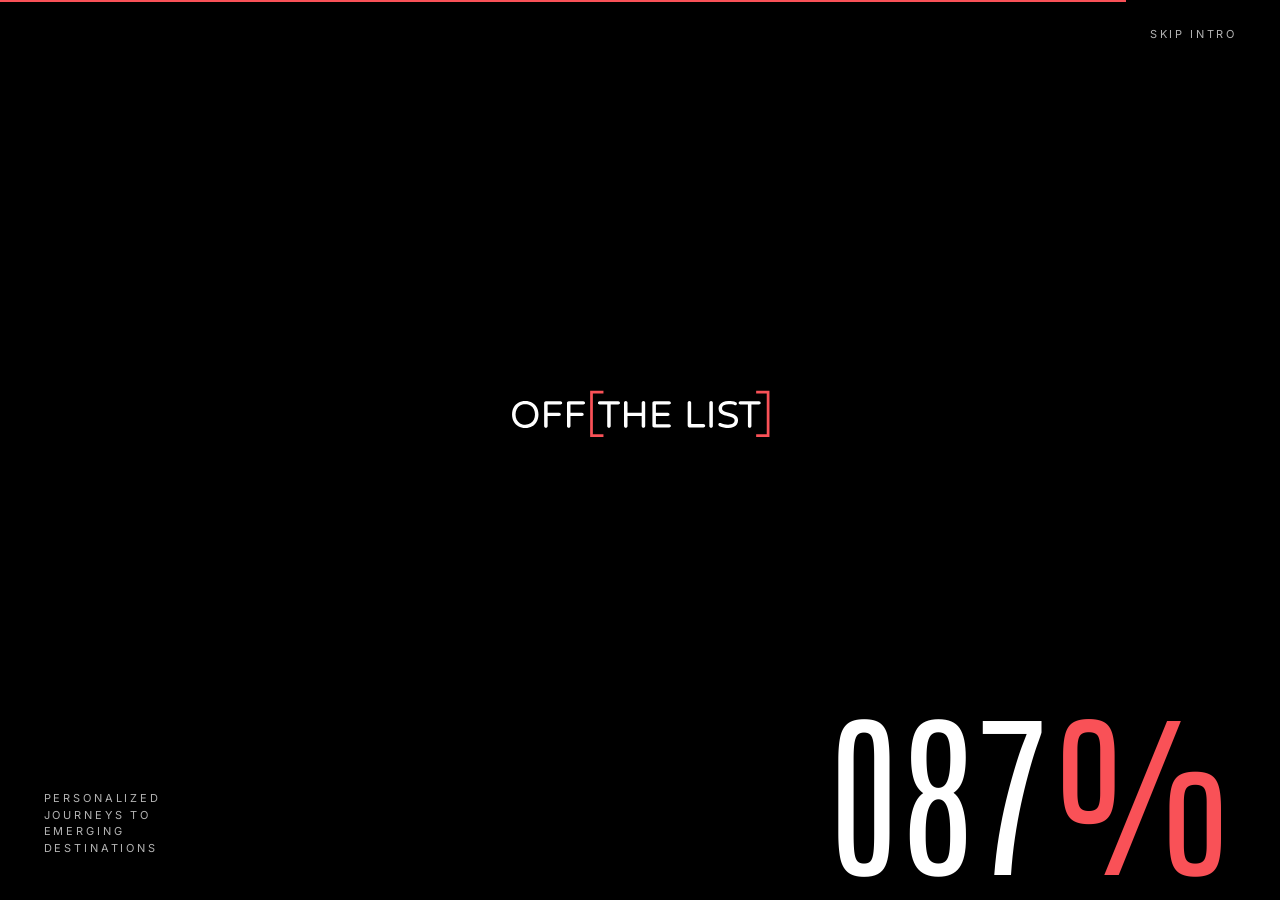
<file: experience.html>
<!doctype html>
<html lang="en">
<head>
  <meta charset="utf-8">
  <meta name="viewport" content="width=device-width, initial-scale=1, viewport-fit=cover">
  <!-- Revisión interna: quitar esta línea el día del lanzamiento -->
  <meta name="robots" content="noindex, nofollow">
  <title>Off The List — The experience</title>
  <meta name="description" content="The Off The List story, one chapter at a time: who you are, how we design, and the surprise at the end.">
  <link rel="icon" href="assets/favicon.svg" type="image/svg+xml">
  <link rel="apple-touch-icon" href="assets/apple-touch-icon.png">
    <style>
    @font-face { font-family: "Inter"; src: url("assets/fonts/inter.woff2") format("woff2"); font-weight: 100 700; font-display: swap; }
    @font-face { font-family: "Cormorant"; src: url("assets/fonts/cormorant-italic.woff2") format("woff2"); font-weight: 300 500; font-style: italic; font-display: swap; }
    @font-face { font-family: "Antonio"; src: url("assets/fonts/antonio.woff2") format("woff2"); font-weight: 100 700; font-display: swap; }

    :root {
      --coral: #F95157;
      --ink: #0B0A09;
      --ease: cubic-bezier(.16, 1, .3, 1);
      --gutter: clamp(20px, 3.4vw, 56px);
    }
    *, *::before, *::after { box-sizing: border-box; }
    html, body { height: 100%; }
    body {
      margin: 0;
      overflow: hidden;
      background: var(--ink);
      color: #fff;
      font: 400 15px/1.5 "Inter", "Helvetica Neue", Arial, sans-serif;
      -webkit-font-smoothing: antialiased;
    }
    a { color: inherit; text-decoration: none; }
    button { font: inherit; color: inherit; background: none; border: 0; padding: 0; cursor: pointer; }
    ul, dl, dd, p, h1 { margin: 0; padding: 0; list-style: none; }
    @media (pointer: fine) { body.has-cursor, body.has-cursor a, body.has-cursor button { cursor: none; } }

    /* ---------- Escena ---------- */
    .stage { position: fixed; inset: 0; overflow: hidden; }
    .bg { position: absolute; inset: 0; }
    /* Fondo fijo: es exactamente el último cuadro del video de acercamiento */
    .bg > * { position: absolute; inset: 0; width: 100%; height: 100%; object-fit: cover; }
    .shade {
      position: absolute; inset: 0; pointer-events: none;
      background:
        linear-gradient(180deg, rgba(0,0,0,.5) 0%, rgba(0,0,0,0) 26%, rgba(0,0,0,0) 52%, rgba(0,0,0,.72) 100%),
        linear-gradient(90deg, rgba(0,0,0,.35) 0%, rgba(0,0,0,0) 55%);
    }
    #portal { position: absolute; inset: 0; width: 100%; height: 100%; pointer-events: none; transition: opacity .7s ease; }
    #portal.is-hidden { opacity: 0; }
    .portal-hit { position: absolute; left: 0; top: 0; z-index: 3; border-radius: 20% / 14.7%; }
    .portal-hit:focus-visible { outline: 1px solid var(--coral); outline-offset: 10px; }
    .portal-label {
      position: absolute; z-index: 3; left: 0; top: 0;
      display: flex; align-items: center; gap: 10px;
      font-size: 11px; font-weight: 500; letter-spacing: .26em; text-transform: uppercase;
      white-space: nowrap; pointer-events: none;
      transition: opacity .6s ease;
    }
    .portal-label::before { content: ""; width: 28px; height: 1px; background: var(--coral); }
    .portal-label.is-hidden { opacity: 0; }

    /* ---------- Cabecera ---------- */
    .top {
      position: fixed; inset: 0 0 auto 0; z-index: 10;
      display: grid; grid-template-columns: 1fr auto 1fr; align-items: center; gap: 20px;
      padding: 22px var(--gutter);
    }
    .top .logo { width: 150px; height: auto; display: block; }
    .top nav { display: flex; gap: 34px; }
    .top nav a, .top .end a, .switch {
      font-size: 11px; font-weight: 500; letter-spacing: .2em; text-transform: uppercase;
    }
    .top nav a { padding: 6px 0; background: linear-gradient(#fff, #fff) 0 100% / 0 1px no-repeat; transition: background-size .5s var(--ease); }
    .top nav a:hover { background-size: 100% 1px; }
    .end { display: flex; justify-content: flex-end; align-items: center; gap: 12px; }
    .switch { display: inline-flex; padding: 3px; border: 1px solid rgba(255,255,255,.7); border-radius: 999px; letter-spacing: .14em; }
    .switch a, .switch span { padding: 7px 13px; border-radius: 999px; line-height: 1; }
    .switch span { background: #fff; color: var(--ink); }
    .switch a:hover { background: rgba(255,255,255,.18); }
    .begin {
      display: inline-flex; align-items: center; height: 40px; padding: 0 20px; border-radius: 999px;
      background: var(--coral); color: #fff; transition: background-color .4s, color .4s;
    }
    .begin:hover { background: #fff; color: var(--ink); }

    /* ---------- Destino actual ---------- */
    .info {
      position: absolute; z-index: 2; left: var(--gutter); right: var(--gutter); bottom: calc(var(--gutter) + 72px);
      display: grid; grid-template-columns: minmax(0, 1fr) auto; align-items: end; gap: 40px;
      pointer-events: none;
    }
    .info a, .info button { pointer-events: auto; }
    .chapter { display: flex; align-items: center; gap: 14px; font-size: 11px; font-weight: 500; letter-spacing: .26em; text-transform: uppercase; color: rgba(255,255,255,.78); }
    .chapter b { color: var(--coral); font-weight: 500; }
    .tagline { margin: 16px 0 0; font-family: "Cormorant", Georgia, serif; font-style: italic; font-size: clamp(22px, 2.3vw, 34px); line-height: 1.1; }
    .giant {
      font-family: "Antonio", "Inter", sans-serif; font-weight: 600;
      font-size: clamp(76px, 15.5vw, 260px); line-height: .9; letter-spacing: -.01em;
      margin-left: -.03em; white-space: nowrap;
    }
    .giant { transition: opacity .45s ease; }
    .giant.is-out { opacity: 0; }
    .giant .c { display: inline-block; overflow: hidden; vertical-align: top; padding: .06em 0 .1em; margin: -.06em 0 -.1em; }
    .giant .c > span { display: inline-block; transform: translateY(115%); transition: transform 1s var(--ease); transition-delay: calc(var(--i) * 40ms); }
    .giant.is-in .c > span { transform: none; }
    .giant.is-out .c > span { transform: translateY(-115%); transition-duration: .6s; transition-delay: calc(var(--i) * 20ms); transition-timing-function: cubic-bezier(.7, 0, .84, 0); }
    .fade { transition: opacity .8s ease, transform .8s var(--ease); }
    .is-leaving .fade { opacity: 0; transform: translateY(-10px); }
    .copy { display: grid; gap: 14px; justify-items: start; max-width: 46ch; margin-top: 18px; }
    .copy p { font-size: 15px; line-height: 1.65; color: rgba(255,255,255,.84); }
    .more { font-size: 11px; font-weight: 500; letter-spacing: .2em; text-transform: uppercase; padding-bottom: 6px; background: linear-gradient(var(--coral), var(--coral)) 0 100% / 100% 1px no-repeat; }
    .more:empty { display: none; }
    .copy-links { display: flex; flex-wrap: wrap; align-items: center; gap: 12px 24px; }
    .quiz-link {
      display: inline-flex; align-items: center; height: 40px; padding: 0 20px; border-radius: 999px;
      background: var(--coral); color: #fff; font-size: 11px; font-weight: 500; letter-spacing: .18em; text-transform: uppercase;
      transition: background-color .4s, color .4s;
    }
    .quiz-link:hover { background: #fff; color: var(--ink); }
    .is-final .quiz-link { display: none; }
    /* Todo el bloque de información a la izquierda; la acción (portal o botones) a la derecha */
    .info-main { display: flex; flex-direction: column; align-items: flex-start; max-width: 54vw; }
    .info-main .giant { align-self: stretch; margin-top: 12px; }
    .has-phrases .tagline { font-size: clamp(32px, 3.6vw, 58px); }
    .tagline .ph { display: inline-block; transition: opacity .6s ease, transform .6s var(--ease); }
    .tagline .ph.is-swap { opacity: 0; transform: translateY(10px); }
    .final-ctas { display: none; gap: 12px; flex-wrap: wrap; justify-content: flex-end; padding-bottom: 6px; }
    .info.is-final .final-ctas { display: flex; }
    .ghost {
      display: inline-flex; align-items: center; height: 48px; padding: 0 24px; border-radius: 999px;
      border: 1px solid #fff; font-size: 11px; font-weight: 500; letter-spacing: .2em; text-transform: uppercase;
      transition: background-color .4s, color .4s;
    }
    .ghost:hover { background: #fff; color: var(--ink); }
    .final-ctas .begin { height: 48px; padding: 0 26px; font-size: 11px; font-weight: 500; letter-spacing: .2em; text-transform: uppercase; }

    /* ---------- Lista de destinos ---------- */
    .list {
      position: absolute; z-index: 2; left: var(--gutter); right: var(--gutter); bottom: var(--gutter);
      display: grid; grid-template-columns: repeat(8, 1fr); gap: 12px;
      font-size: 10px; font-weight: 500; letter-spacing: .2em; text-transform: uppercase;
    }
    .list button {
      display: grid; gap: 6px; width: 100%; text-align: left; padding-top: 12px;
      border-top: 1px solid rgba(255,255,255,.22); color: rgba(255,255,255,.5);
      font-size: inherit; letter-spacing: inherit; text-transform: inherit;
      transition: color .5s, border-color .5s;
    }
    .list button:hover { color: #fff; }
    .list b { font-weight: 500; color: rgba(255,255,255,.4); }
    .list .is-active { color: #fff; border-color: var(--coral); }
    .list .is-active b { color: var(--coral); }
    .veil { position: fixed; inset: 0; z-index: 4; background: #000; opacity: 0; pointer-events: none; transition: opacity .6s ease; }
    .veil.is-on { opacity: 1; }

    /* ---------- Precarga ---------- */
    .loader { position: fixed; inset: 0; z-index: 20; background: #000; transition: opacity 1.2s ease, visibility 1.2s; }
    .loader.is-done { opacity: 0; visibility: hidden; }
    .loader video { position: absolute; inset: 0; width: 100%; height: 100%; object-fit: cover; opacity: 0; transition: opacity .6s; }
    .loader.is-playing video { opacity: 1; }
    .loader-ui { position: absolute; inset: auto var(--gutter) var(--gutter) var(--gutter); display: flex; justify-content: space-between; align-items: flex-end; transition: opacity .6s; }
    .loader.is-playing .loader-ui { opacity: 0; }
    .loader-ui p { font-size: 11px; letter-spacing: .26em; text-transform: uppercase; color: rgba(255,255,255,.7); max-width: 26ch; }
    .counter { font-family: "Antonio", sans-serif; font-weight: 300; font-size: clamp(80px, 14vw, 200px); line-height: .8; font-variant-numeric: tabular-nums; }
    .counter i { font-style: normal; color: var(--coral); }
    .loader-logo { position: absolute; left: 50%; top: 46%; width: min(260px, 60vw); transform: translate(-50%, -50%); transition: opacity .6s; }
    .loader.is-playing .loader-logo { opacity: 0; }
    .bar { position: absolute; left: 0; top: 0; height: 2px; background: var(--coral); width: 0; }
    .skip { position: absolute; right: var(--gutter); top: 26px; z-index: 1; font-size: 11px; letter-spacing: .24em; text-transform: uppercase; color: rgba(255,255,255,.7); }
    .skip:hover { color: #fff; }

    /* ---------- Cursor ---------- */
    .cursor, .cursor-ring { position: fixed; left: 0; top: 0; z-index: 30; pointer-events: none; border-radius: 50%; display: none; }
    .has-cursor .cursor, .has-cursor .cursor-ring { display: block; }
    .cursor { width: 6px; height: 6px; margin: -3px 0 0 -3px; background: var(--coral); }
    .cursor-ring {
      width: 40px; height: 40px; margin: -20px 0 0 -20px; border: 1px solid rgba(255,255,255,.7);
      display: grid; place-items: center;
      transition: width .5s var(--ease), height .5s var(--ease), margin .5s var(--ease), background-color .5s, border-color .5s;
    }
    .has-cursor .cursor-ring { display: grid; }
    .cursor-ring span { font-size: 10px; font-weight: 500; letter-spacing: .22em; text-transform: uppercase; opacity: 0; transition: opacity .3s; }
    .cursor-ring.is-portal { width: 96px; height: 96px; margin: -48px 0 0 -48px; background: var(--coral); border-color: var(--coral); }
    .cursor-ring.is-portal span { opacity: 1; }
    .cursor-ring.is-link { width: 58px; height: 58px; margin: -29px 0 0 -29px; border-color: var(--coral); }

    .sr { position: absolute; width: 1px; height: 1px; overflow: hidden; clip: rect(0 0 0 0); white-space: nowrap; }

    @media (max-width: 960px) {
      .top { grid-template-columns: 1fr auto; }
      .top nav { display: none; }
      .top .begin { display: none; }
      .info { grid-template-columns: 1fr; gap: 22px; bottom: calc(var(--gutter) + 52px); }
      .info-main { max-width: none; }
      .final-ctas { justify-content: flex-start; }
      .list { gap: 6px; }
      .list span { display: none; }
      .list button { padding-top: 8px; }
    }
    @media (max-width: 560px) {
      .top .logo { width: 116px; }
      .switch { font-size: 10px; letter-spacing: .1em; }
      .switch a, .switch span { padding: 7px 10px; }
      .copy p { font-size: 14px; }
      .tagline { font-size: 22px; }
    }
    @media (max-height: 640px) and (min-width: 961px) {
      .giant { font-size: clamp(64px, 11vw, 150px); }
    }
  </style>
</head>
<body>

  <div class="loader" id="loader">
    <div class="bar" id="bar"></div>
    <button class="skip" id="skip" type="button">Skip intro</button>
    <img class="loader-logo" src="assets/lux/logo-light.svg" alt="Off The List" width="268" height="48">
    <video id="intro" muted playsinline preload="auto" poster="assets/lux/lago.jpg"><source src="assets/immersive/to-lago.mp4" type="video/mp4"><source src="assets/immersive/to-lago.webm" type="video/webm"></video>
    <div class="loader-ui">
      <p>Personalized journeys to emerging destinations</p>
      <div class="counter"><span id="count">000</span><i>%</i></div>
    </div>
  </div>

  <header class="top">
    <a href="index.html" aria-label="Off The List — classic site"><img class="logo" src="assets/lux/logo-light.svg" alt="Off The List" width="268" height="48"></a>
    <nav aria-label="Main">
      <a href="index.html#method">The method</a>
      <a href="sample-journeys.html">Journeys</a>
      <a href="about.html">About</a>
    </nav>
    <div class="end">
      <div class="switch" aria-label="Site version"><a href="index.html">Classic</a><span>Immersive</span></div>
      <a class="begin" href="https://off-the-list-poc.vercel.app/#entry">Begin</a>
    </div>
  </header>

  <main class="stage" id="stage">
    <div class="bg" id="bg"></div>
    <div class="shade"></div>
    <canvas id="portal" aria-hidden="true"></canvas>
    <button class="portal-hit" id="portalHit" type="button"><span class="sr" id="portalSr"></span></button>
    <div class="portal-label" id="portalLabel"></div>

    <section class="info" id="info" aria-live="polite">
      <div class="info-main">
        <p class="chapter fade"><b id="chapNum">01</b><span>/ 08</span><span id="region"></span></p>
        <h1 class="giant" id="giant"></h1>
        <p class="tagline fade"><span class="ph" id="tagline"></span></p>
        <div class="copy fade"><p id="body"></p><div class="copy-links"><a class="quiz-link" href="https://off-the-list-poc.vercel.app/#entry">Begin your journey →</a><a class="more" id="more"></a></div></div>
      </div>
      <div class="final-ctas">
        <a class="begin" href="https://off-the-list-poc.vercel.app/#entry">Begin your journey →</a>
        <button class="ghost" id="restart" type="button">Start again</button>
      </div>
    </section>

    <nav class="list" id="list" aria-label="Chapters"></nav>
    <div class="veil" id="veil"></div>
  </main>

  <div class="cursor" id="cursor"></div>
  <div class="cursor-ring" id="ring"><span id="ringText">Next</span></div>

  <script>
  (function () {
    'use strict';
    var QUIZ = 'https://off-the-list-poc.vercel.app/#entry';
    var quieto = window.matchMedia('(prefers-reduced-motion: reduce)').matches;

    // Ocho capítulos: la misma historia que la versión clásica. El portal de
    // cada capítulo muestra el acercamiento a la imagen del siguiente.
    function viaje(img) { return { video: 'assets/immersive/to-' + img, poster: 'assets/lux/' + img + '.jpg' }; }
    var ESTADOS = [
      { title: 'I want to', short: 'I want to', region: 'Personalized journeys',
        phrases: ['find myself.', 'get lost.', 'feel alive.', 'be surprised.'],
        body: 'Private journeys designed for one person, one family, one feeling. To the places the world has not discovered yet.',
        bg: { img: 'assets/lux/lago.jpg' }, portal: viaje('callejon') },
      { title: 'Who', short: 'Who', region: 'Manifesto',
        tagline: 'We don\u2019t start with where.',
        body: 'We start with who. How you move, what you avoid, what makes you come alive. The destination comes last.',
        bg: { img: 'assets/lux/callejon.jpg' }, portal: viaje('mesa') },
      { title: 'Tell us', short: 'Tell us', region: 'The method · I',
        tagline: 'Fifteen minutes. Honest answers.',
        body: 'A questionnaire about how you travel, what you would never repeat and what you would never admit you want.',
        bg: { img: 'assets/lux/mesa.jpg' }, portal: viaje('canon') },
      { title: 'We design', short: 'We design', region: 'The method · II',
        tagline: 'Every answer, studied in depth.',
        body: 'Each answer becomes a private route: the place, the houses, the guides, the doors that do not open for anyone else.',
        bg: { img: 'assets/lux/canon.jpg' }, portal: viaje('aeropuerto') },
      { title: 'You arrive', short: 'You arrive', region: 'The method · III',
        tagline: 'With you, every step.',
        body: 'From the day you book to the flight home, we follow your journey and are on hand, day and night, whenever plans need to change.',
        bg: { img: 'assets/lux/aeropuerto.jpg' }, portal: viaje('caballos') },
      { title: 'Off the map', short: 'Off the map', region: 'Where we go',
        tagline: 'Places that are still themselves.',
        body: 'Somewhere the crowd has not reached yet. Sometimes we will not even tell you where until you are at the gate.',
        more: { text: 'See sample journeys →', href: 'sample-journeys.html' },
        bg: { img: 'assets/lux/caballos.jpg' }, portal: viaje('sobre') },
      { title: 'Surprise', short: 'Surprise', region: 'The mystery',
        tagline: 'Or don\u2019t tell us where.',
        body: 'Choose to know nothing. A sealed envelope, a few clues, and the destination revealed when you are ready.',
        bg: { img: 'assets/lux/sobre.jpg' }, portal: viaje('aurora') },
      { title: 'Begin', short: 'Begin', region: 'Your journey', final: true,
        tagline: 'Ready to be surprised?',
        body: 'Fifteen minutes. Honest answers. One journey designed entirely around who you are.',
        bg: { img: 'assets/lux/aurora.jpg' }, portal: null }
    ];

    var $ = function (id) { return document.getElementById(id); };
    var bg = $('bg'), canvas = $('portal'), ctx = canvas.getContext('2d');
    var hit = $('portalHit'), label = $('portalLabel'), info = $('info'), giant = $('giant');

    // ---------- Medios ----------
    // MP4 (H.264) donde se pueda; WebM en navegadores sin H.264. Si el video
    // falla, se usa su imagen fija en su lugar.
    var prueba = document.createElement('video');
    var EXT = prueba.canPlayType('video/mp4; codecs="avc1.42E01E"') ? '.mp4' : '.webm';
    function crearMedio(m, loop) {
      var el;
      if (m.video) {
        el = document.createElement('video');
        el.muted = true; el.playsInline = true; el.loop = loop; el.preload = 'auto';
        el.setAttribute('muted', ''); el.setAttribute('playsinline', '');
        if (m.poster) {
          el.poster = m.poster;
          el.addEventListener('error', function () {
            var img = new Image(); img.src = m.poster; img.alt = '';
            el.fallo = img;
            if (el.parentNode) el.parentNode.replaceChild(img, el);
          });
        }
        el.src = m.video + EXT;
      } else {
        el = new Image(); el.src = m.img; el.alt = '';
      }
      return el;
    }
    function fuente(el) { return el.fallo || el; }
    function listo(el) {
      el = fuente(el);
      if (el.tagName === 'VIDEO') return el.readyState >= 2;
      return el.complete && el.naturalWidth > 0;
    }
    function reproducir(el) { if (el && el.tagName === 'VIDEO') { var p = el.play(); if (p && p.catch) p.catch(function () {}); } }
    // El acercamiento del portal se ve una sola vez y se queda quieto en su último cuadro.
    function acercar(el) {
      el = el && fuente(el);
      if (!el || el.tagName !== 'VIDEO') return;
      try { el.currentTime = 0; } catch (err) {}
      reproducir(el);
    }

    // Precarga: fondos y portales de todos los estados.
    var medios = ESTADOS.map(function (e) {
      return { bg: crearMedio(e.bg, true), portal: e.portal ? crearMedio(e.portal, false) : null };
    });

    // ---------- Índice de capítulos ----------
    ESTADOS.forEach(function (e, k) {
      var bt = document.createElement('button');
      bt.type = 'button';
      bt.innerHTML = '<b>0' + (k + 1) + '</b><span>' + e.short + '</span>';
      bt.setAttribute('aria-label', 'Chapter ' + (k + 1) + ': ' + e.short);
      bt.addEventListener('click', function () { irA(k); });
      $('list').appendChild(bt);
    });

    function escribirTitulo(texto) {
      giant.innerHTML = '';
      giant.setAttribute('aria-label', texto);
      texto.split('').forEach(function (ch, i) {
        var c = document.createElement('span'); c.className = 'c'; c.setAttribute('aria-hidden', 'true');
        var s = document.createElement('span'); s.textContent = ch === ' ' ? '\u00a0' : ch; s.style.setProperty('--i', i);
        c.appendChild(s); giant.appendChild(c);
      });
    }
    // El nombre ocupa todo el ancho disponible sin pisar los datos.
    function ajustarTitulo() {
      giant.style.fontSize = '';
      var hueco = giant.parentNode.clientWidth;
      var ancho = giant.scrollWidth;
      if (ancho > hueco) giant.style.fontSize = (parseFloat(getComputedStyle(giant).fontSize) * hueco / ancho * .98) + 'px';
    }
    var rotar = null;
    function pintarInfo(k) {
      var e = ESTADOS[k], sig = ESTADOS[k + 1];
      $('chapNum').textContent = '0' + (k + 1);
      $('region').textContent = '· ' + e.region;
      $('body').textContent = e.body;
      var mas = $('more');
      mas.textContent = e.more ? e.more.text : '';
      if (e.more) mas.href = e.more.href; else mas.removeAttribute('href');
      info.classList.toggle('is-final', !!e.final);
      info.classList.toggle('has-phrases', !!e.phrases);
      escribirTitulo(e.title);
      ajustarTitulo();
      Array.prototype.forEach.call($('list').children, function (bt, i) {
        bt.classList.toggle('is-active', i === k);
        if (i === k) bt.setAttribute('aria-current', 'step'); else bt.removeAttribute('aria-current');
      });
      // Frases que rotan en el primer capítulo
      clearInterval(rotar);
      var tl = $('tagline');
      tl.classList.remove('is-swap');
      if (e.phrases) {
        var n = 0;
        tl.textContent = e.phrases[0];
        if (!quieto) rotar = setInterval(function () {
          tl.classList.add('is-swap');
          setTimeout(function () { n = (n + 1) % e.phrases.length; tl.textContent = e.phrases[n]; tl.classList.remove('is-swap'); }, 600);
        }, 2600);
      } else {
        tl.textContent = e.tagline;
      }
      var etiqueta = sig ? 'Next · ' + sig.short : '';
      label.textContent = etiqueta;
      $('portalSr').textContent = etiqueta;
      hit.style.display = e.portal ? '' : 'none';
      label.classList.toggle('is-hidden', !e.portal);
    }
    function entrarInfo() {
      info.classList.remove('is-leaving');
      giant.classList.remove('is-out');
      void giant.offsetWidth;
      giant.classList.add('is-in');
    }
    function salirInfo() {
      info.classList.add('is-leaving');
      giant.classList.remove('is-in');
      giant.classList.add('is-out');
    }

    function ponerFondo(k) {
      var el = fuente(medios[k].bg);
      if (el.tagName === 'VIDEO') { try { el.currentTime = 0; } catch (err) {} }
      bg.innerHTML = '';
      bg.appendChild(el);
      reproducir(el);
    }

    // ---------- Portal: forma de arco proyectada en 3D ----------
    var W = 0, H = 0, DPR = 1, FOCAL = 850;
    var forma = [];          // puntos locales del arco
    var proy = [];           // puntos proyectados del cuadro actual
    var base = { cx: 0, cy: 0, w: 0, h: 0 };
    function medir() {
      DPR = Math.min(window.devicePixelRatio || 1, 2);
      W = window.innerWidth; H = window.innerHeight;
      canvas.width = Math.round(W * DPR); canvas.height = Math.round(H * DPR);
      var movil = W <= 760;
      base.w = movil ? Math.min(W * 0.42, 200) : Math.min(W * 0.2, 330);
      base.h = base.w * 1.36;
      base.cx = movil ? W * 0.68 : W * 0.7;
      base.cy = movil ? H * 0.34 : H * 0.42;
      forma = arco(base.w, base.h);
    }
    // Rectángulo con esquinas muy redondeadas
    function arco(w, h) {
      var r = w * .2, pts = [], n = 12, x = w / 2 - r, y = h / 2 - r;
      [[x, -y, -Math.PI / 2], [x, y, 0], [-x, y, Math.PI / 2], [-x, -y, Math.PI]].forEach(function (c) {
        for (var i = 0; i <= n; i++) {
          var a = c[2] + Math.PI / 2 * i / n;
          pts.push([c[0] + Math.cos(a) * r, c[1] + Math.sin(a) * r]);
        }
      });
      return pts;
    }
    function proyectar(cx, cy, escala, rx, ry) {
      var cX = Math.cos(rx), sX = Math.sin(rx), cY = Math.cos(ry), sY = Math.sin(ry);
      proy = forma.map(function (p) {
        var x = p[0] * escala, y = p[1] * escala;
        var y1 = y * cX, z1 = y * sX;
        var x2 = x * cY + z1 * sY, z2 = -x * sY + z1 * cY;
        var s = FOCAL / (FOCAL + z2);
        return [cx + x2 * s, cy + y1 * s];
      });
      return proy;
    }
    function caja(pts) {
      var x0 = Infinity, y0 = Infinity, x1 = -Infinity, y1 = -Infinity;
      pts.forEach(function (p) { x0 = Math.min(x0, p[0]); y0 = Math.min(y0, p[1]); x1 = Math.max(x1, p[0]); y1 = Math.max(y1, p[1]); });
      return { x: x0, y: y0, w: x1 - x0, h: y1 - y0 };
    }
    function cubrir(el, r) {
      var mw = el.videoWidth || el.naturalWidth || 16, mh = el.videoHeight || el.naturalHeight || 9;
      var s = Math.max(r.w / mw, r.h / mh);
      return { x: r.x + (r.w - mw * s) / 2, y: r.y + (r.h - mh * s) / 2, w: mw * s, h: mh * s };
    }
    function dentro(x, y, pts) {
      var c = false;
      for (var i = 0, j = pts.length - 1; i < pts.length; j = i++) {
        if ((pts[i][1] > y) !== (pts[j][1] > y) && x < (pts[j][0] - pts[i][0]) * (y - pts[i][1]) / (pts[j][1] - pts[i][1]) + pts[i][0]) c = !c;
      }
      return c;
    }

    // ---------- Estado de la animación ----------
    var actual = 0;
    var modo = 'intro';            // intro | idle | viaje | llegada | salto
    var aparicion = 0;             // 0 → 1 cuando el portal entra
    var viajeT0 = 0, VIAJE = quieto ? 600 : 1700;
    var mouse = { x: .5, y: .5 }, tilt = { x: 0, y: 0 };
    var cursorPos = { x: -100, y: -100 }, ringPos = { x: -100, y: -100 };
    var sobrePortal = false;
    var ease = function (t) { return t < .5 ? 4 * t * t * t : 1 - Math.pow(-2 * t + 2, 3) / 2; };
    var easeOut = function (t) { return 1 - Math.pow(1 - t, 3); };
    var lerp = function (a, b, t) { return a + (b - a) * t; };

    function cuadro(ahora) {
      requestAnimationFrame(cuadro);
      ctx.setTransform(DPR, 0, 0, DPR, 0, 0);
      ctx.clearRect(0, 0, W, H);

      // Cursor
      ringPos.x = lerp(ringPos.x, cursorPos.x, .18); ringPos.y = lerp(ringPos.y, cursorPos.y, .18);
      $('cursor').style.transform = 'translate(' + cursorPos.x + 'px,' + cursorPos.y + 'px)';
      $('ring').style.transform = 'translate(' + ringPos.x.toFixed(1) + 'px,' + ringPos.y.toFixed(1) + 'px)';

      var e = ESTADOS[actual], m = medios[actual].portal;
      if (!m || modo === 'intro' || modo === 'salto') { label.classList.add('is-hidden'); return; }

      tilt.x = lerp(tilt.x, quieto ? 0 : (mouse.y - .5) * -.5, .06);
      tilt.y = lerp(tilt.y, quieto ? 0 : (mouse.x - .5) * .7, .06);
      var flota = quieto ? 0 : Math.sin(ahora / 1400) * 8;

      var cx = base.cx, cy = base.cy + flota, esc = 1, rx = tilt.x, ry = tilt.y, p = 0;
      if (modo === 'idle') {
        aparicion = Math.min(1, aparicion + 1 / 50);
        esc = quieto ? 1 : .6 + .4 * easeOut(aparicion);
      } else if (modo === 'viaje') {
        p = Math.min(1, (ahora - viajeT0) / VIAJE);
        var q = ease(p);
        var cubre = Math.max(W / base.w, H / base.h) * 1.25;
        cx = lerp(cx, W / 2, q); cy = lerp(cy, H / 2, q);
        esc = lerp(1, cubre, q); rx = lerp(rx, 0, q); ry = lerp(ry, 0, q);
        if (p >= 1) { p = 1; }
      } else if (modo === 'llegada') {
        p = 1; cx = W / 2; cy = H / 2; esc = 40; rx = 0; ry = 0;
      }

      var pts = proyectar(cx, cy, esc, rx, ry);
      var r = caja(pts);
      ctx.globalAlpha = modo === 'idle' ? easeOut(aparicion) : 1;

      // Fondo del portal: se mueve contra la inclinación para dar profundidad
      ctx.save();
      ctx.beginPath();
      pts.forEach(function (pt, i) { i ? ctx.lineTo(pt[0], pt[1]) : ctx.moveTo(pt[0], pt[1]); });
      ctx.closePath();
      ctx.clip();
      if (listo(m)) {
        m = fuente(m);
        var rPortal = cubrir(m, { x: r.x - r.w * .08 - ry * 30, y: r.y - r.h * .06 + rx * 30, w: r.w * 1.16, h: r.h * 1.12 });
        var rPantalla = cubrir(m, { x: 0, y: 0, w: W, h: H });
        var q2 = modo === 'idle' ? 0 : ease(p);
        ctx.drawImage(m, lerp(rPortal.x, rPantalla.x, q2), lerp(rPortal.y, rPantalla.y, q2), lerp(rPortal.w, rPantalla.w, q2), lerp(rPortal.h, rPantalla.h, q2));
      } else {
        ctx.fillStyle = '#111'; ctx.fillRect(r.x, r.y, r.w, r.h);
      }
      ctx.restore();

      if (modo === 'idle') {
        ctx.strokeStyle = 'rgba(255,255,255,.55)'; ctx.lineWidth = 1;
        ctx.beginPath();
        pts.forEach(function (pt, i) { i ? ctx.lineTo(pt[0], pt[1]) : ctx.moveTo(pt[0], pt[1]); });
        ctx.closePath(); ctx.stroke();
        // Botón accesible y etiqueta siguen al portal
        hit.style.transform = 'translate(' + r.x.toFixed(0) + 'px,' + r.y.toFixed(0) + 'px)';
        hit.style.width = r.w.toFixed(0) + 'px'; hit.style.height = r.h.toFixed(0) + 'px';
        var izq = r.x - 24 - label.offsetWidth;
        var lx = izq > 16 ? izq : Math.min(r.x, W - label.offsetWidth - 16);
        label.style.transform = 'translate(' + lx.toFixed(0) + 'px,' + (izq > 16 ? r.y + r.h * .55 : r.y + r.h + 18).toFixed(0) + 'px)';
      }
      ctx.globalAlpha = 1;
    }

    // ---------- Viaje al siguiente destino ----------
    function viajar() {
      if (modo !== 'idle' || !medios[actual].portal) return;
      var m = fuente(medios[actual].portal);
      modo = 'viaje'; viajeT0 = performance.now();
      label.classList.add('is-hidden');
      hit.style.display = 'none';
      ponerCursor(false);
      salirInfo();
      var siguiente = actual + 1;
      // Si el acercamiento aún no termina, se espera a su último cuadro, que es el fondo nuevo.
      var resta = m.tagName === 'VIDEO' && isFinite(m.duration) && !m.ended ? (m.duration - m.currentTime) * 1000 : 0;
      var esperado = Math.max(VIAJE, resta) + 120;
      if (quieto) esperado = VIAJE;
      var hecho = false;
      function llegar() {
        if (hecho) return; hecho = true;
        modo = 'llegada';
        // El fondo nuevo es la misma imagen con la que termina el video del portal.
        ponerFondo(siguiente);
        var fondo = fuente(medios[siguiente].bg);
        var listoFondo = fondo.tagName === 'IMG' && fondo.decode ? fondo.decode().catch(function () {}) : Promise.resolve();
        listoFondo.then(function () {
          canvas.classList.add('is-hidden');
          setTimeout(function () {
            actual = siguiente;
            pintarInfo(actual);
            entrarInfo();
            aparicion = 0;
            modo = 'idle';
            canvas.classList.remove('is-hidden');
            acercar(medios[actual].portal);
          }, 700);
        });
      }
      setTimeout(llegar, esperado);
    }

    // Salto directo a un capítulo desde el índice: fundido a negro.
    function irA(k) {
      if (modo !== 'idle' || k === actual) return;
      if (k === actual + 1) return viajar();
      modo = 'salto';
      salirInfo();
      $('veil').classList.add('is-on');
      setTimeout(function () {
        var previo = medios[actual].portal;
        if (previo && previo.tagName === 'VIDEO') previo.pause();
        actual = k;
        ponerFondo(k);
        pintarInfo(k);
        aparicion = 0; modo = 'idle';
        $('veil').classList.remove('is-on');
        entrarInfo();
        acercar(medios[k].portal);
      }, 650);
    }
    function reiniciar() { irA(0); }

    // ---------- Cursor e interacción ----------
    var punteroFino = window.matchMedia('(pointer: fine)').matches;
    if (punteroFino) document.body.classList.add('has-cursor');
    function ponerCursor(enPortal) {
      sobrePortal = enPortal;
      $('ring').classList.toggle('is-portal', enPortal);
      $('ringText').textContent = 'Next';
    }
    window.addEventListener('pointermove', function (ev) {
      cursorPos.x = ev.clientX; cursorPos.y = ev.clientY;
      mouse.x = ev.clientX / W; mouse.y = ev.clientY / H;
      var enPortal = modo === 'idle' && !!medios[actual].portal && proy.length && dentro(ev.clientX, ev.clientY, proy);
      if (enPortal !== sobrePortal) ponerCursor(enPortal);
      var t = ev.target.closest && ev.target.closest('a, button:not(.portal-hit)');
      $('ring').classList.toggle('is-link', !!t && !enPortal);
    }, { passive: true });
    document.addEventListener('pointerleave', function () { cursorPos.x = cursorPos.y = -100; });
    hit.addEventListener('click', viajar);
    $('restart').addEventListener('click', reiniciar);
    window.addEventListener('resize', function () { medir(); ajustarTitulo(); });

    // ---------- Precarga con contador ----------
    var intro = $('intro'), loader = $('loader');
    var aEsperar = [medios[0].bg, medios[0].portal, intro];
    var mostrado = 0, t0 = performance.now(), terminado = false;
    function progreso() {
      var n = aEsperar.filter(listo).length / aEsperar.length;
      var t = Math.min(1, (performance.now() - t0) / 1600);
      var porTiempo = (performance.now() - t0) > 7000 ? 1 : 0;   // nunca se queda colgado
      return Math.max(Math.min(n, t), porTiempo);
    }
    function contar() {
      if (terminado) return;
      var meta = progreso() * 100;
      mostrado = Math.min(100, mostrado + Math.max(.4, (meta - mostrado) * .08));
      if (mostrado > meta) mostrado = meta;
      $('count').textContent = ('00' + Math.floor(mostrado)).slice(-3);
      $('bar').style.width = mostrado + '%';
      if (mostrado >= 99.9) { $('count').textContent = '100'; return setTimeout(arrancarIntro, 250); }
      requestAnimationFrame(contar);
    }
    function arrancarIntro() {
      if (terminado) return;
      if (quieto) return terminarIntro();
      loader.classList.add('is-playing');
      reproducir(intro);
      intro.addEventListener('ended', terminarIntro);
      setTimeout(terminarIntro, 4200);
    }
    function terminarIntro() {
      if (terminado) return; terminado = true;
      ponerFondo(0);
      pintarInfo(0);
      loader.classList.add('is-done');
      setTimeout(function () { entrarInfo(); modo = 'idle'; aparicion = 0; acercar(medios[0].portal); }, 500);
      setTimeout(function () { intro.pause(); }, 1300);
    }
    $('skip').addEventListener('click', terminarIntro);
    window.addEventListener('keydown', function (ev) {
      if (!terminado && (ev.key === 'Escape' || ev.key === 'Enter')) terminarIntro();
    });

    medir();
    pintarInfo(0);
    requestAnimationFrame(cuadro);
    requestAnimationFrame(contar);
  })();
  </script>
</body>
</html>
</file>
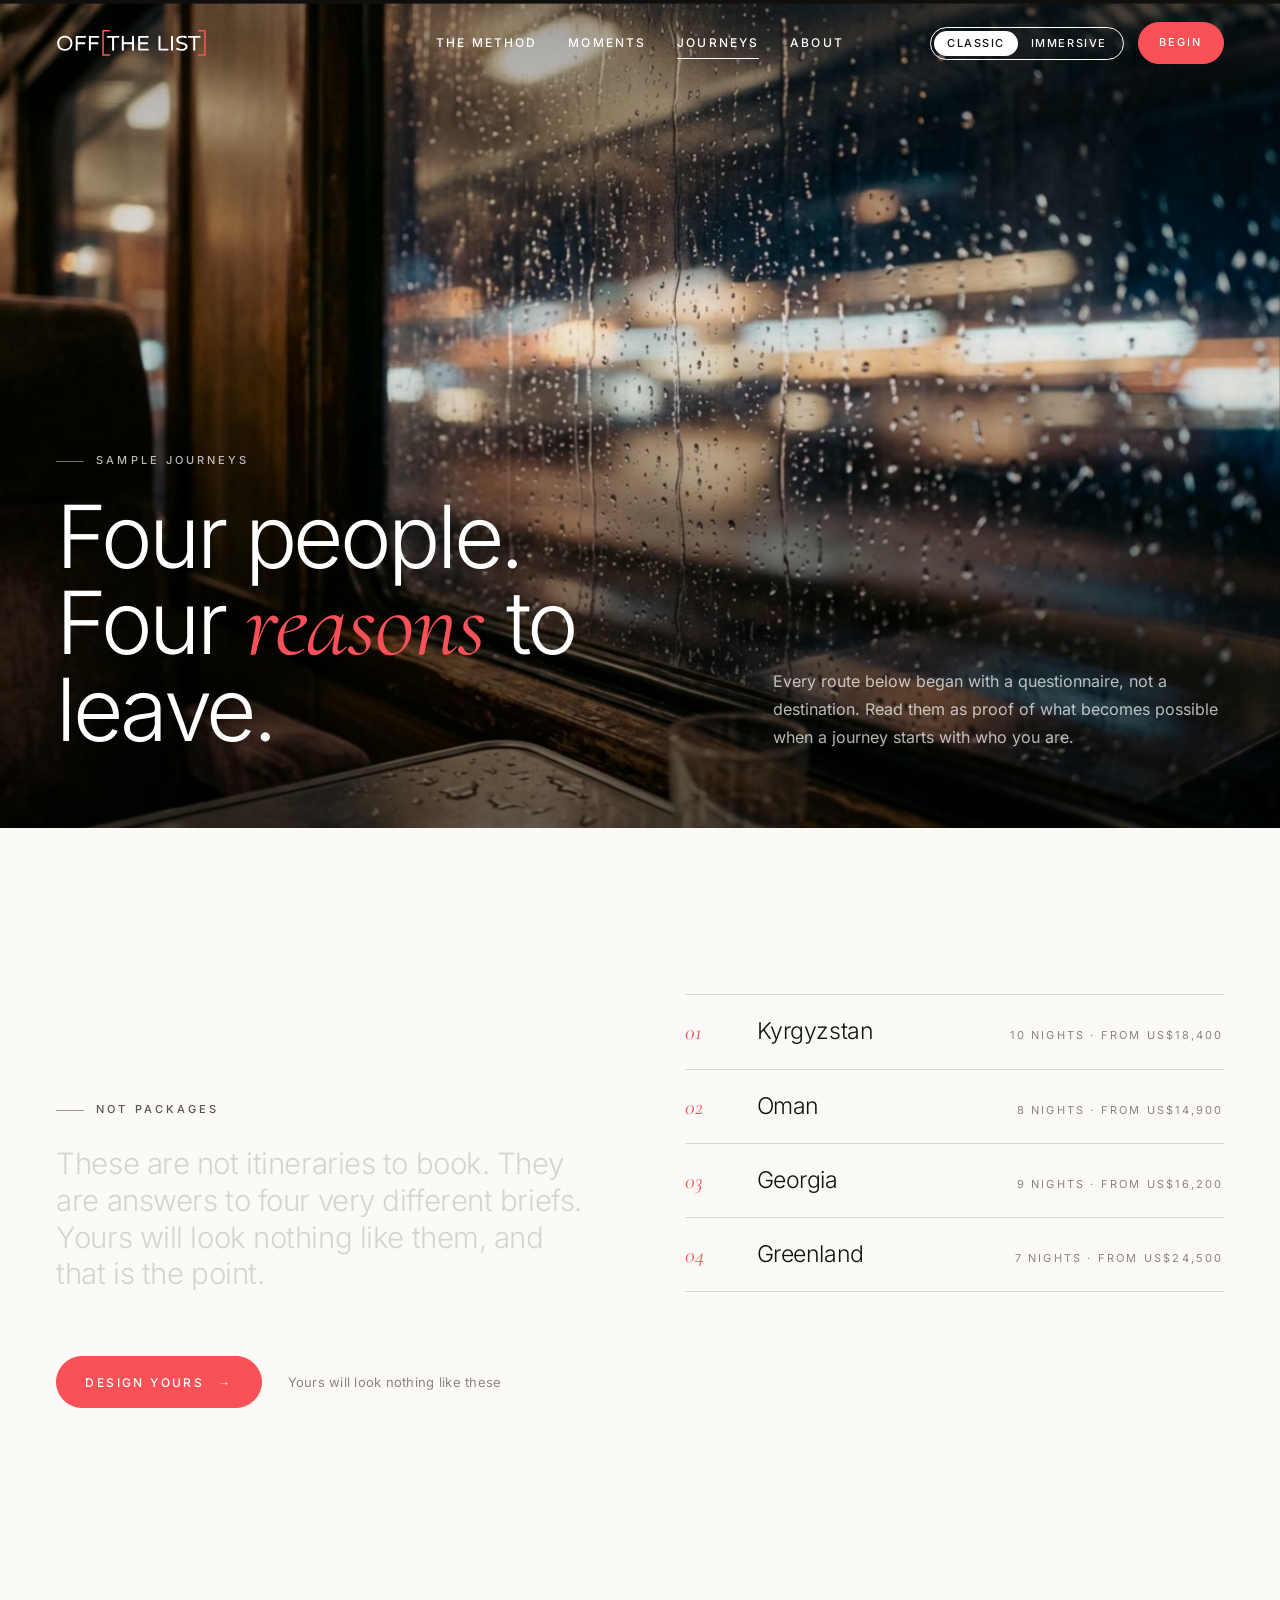
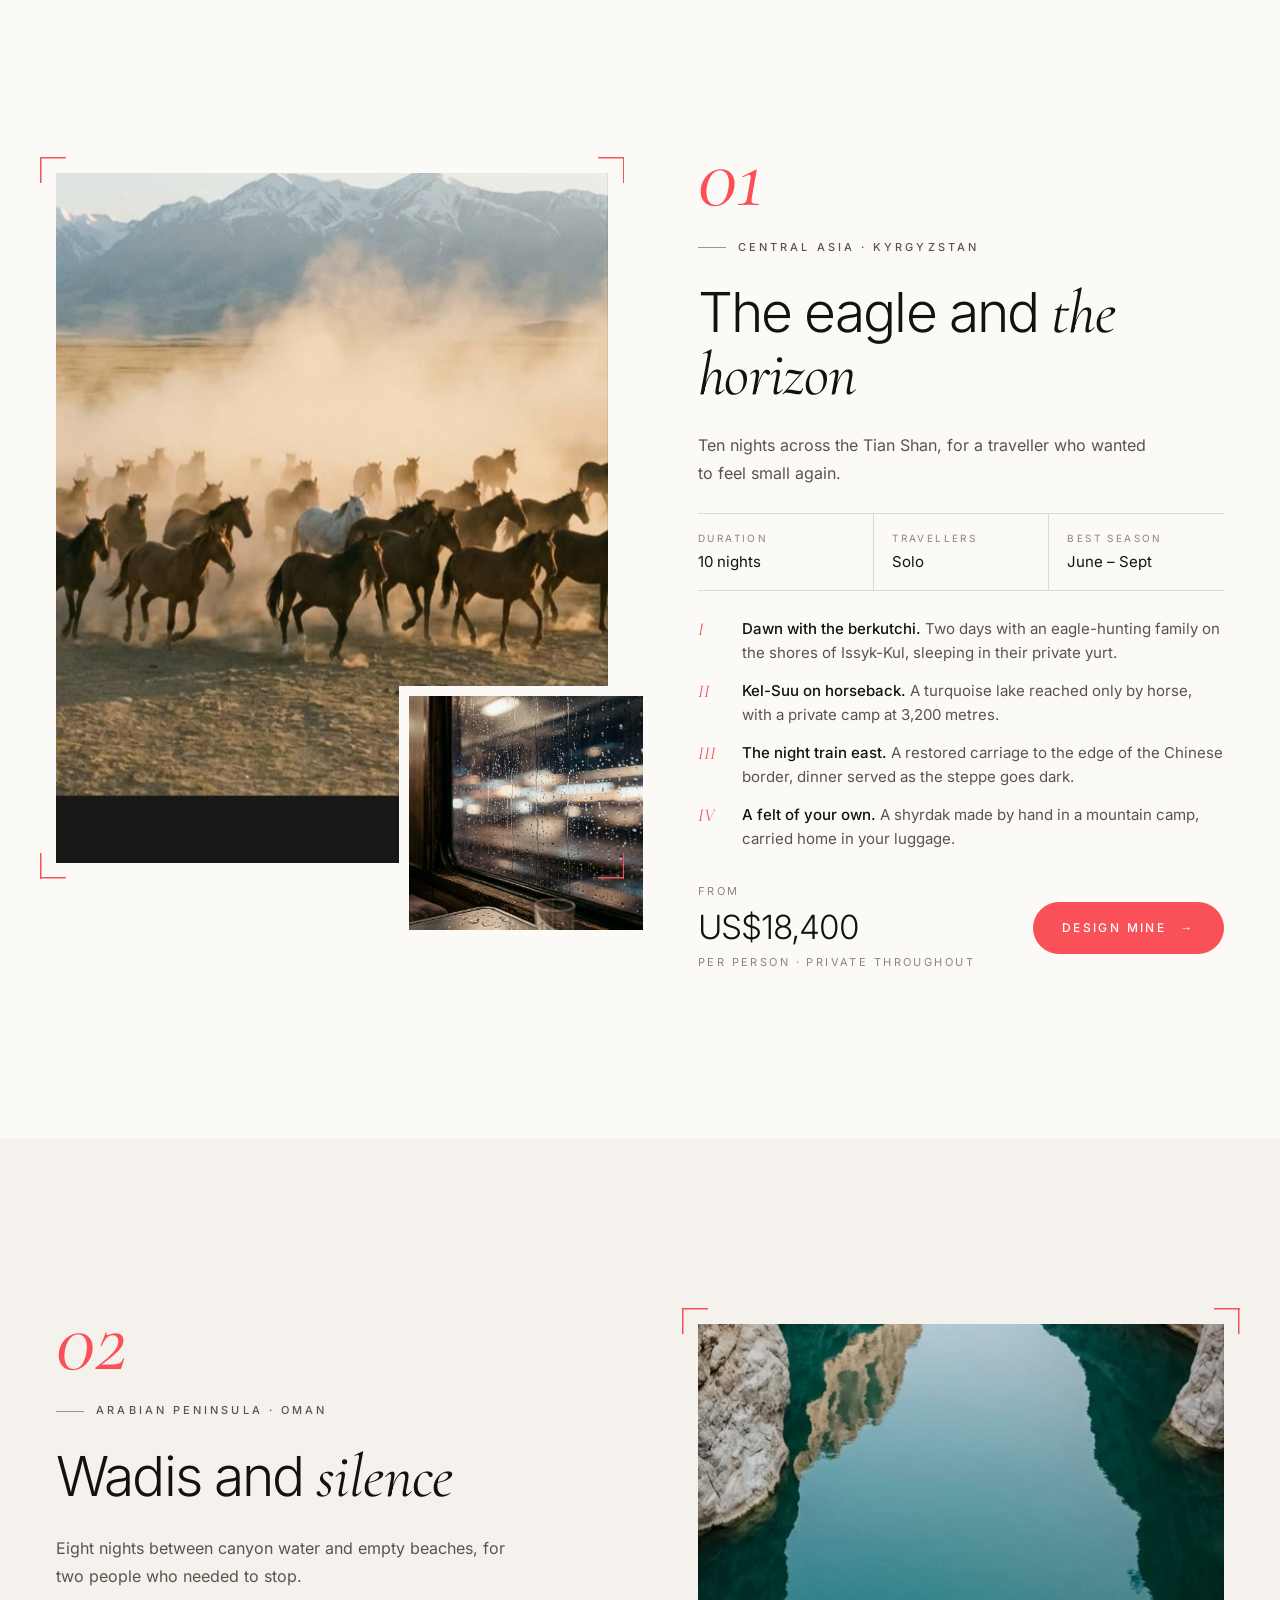
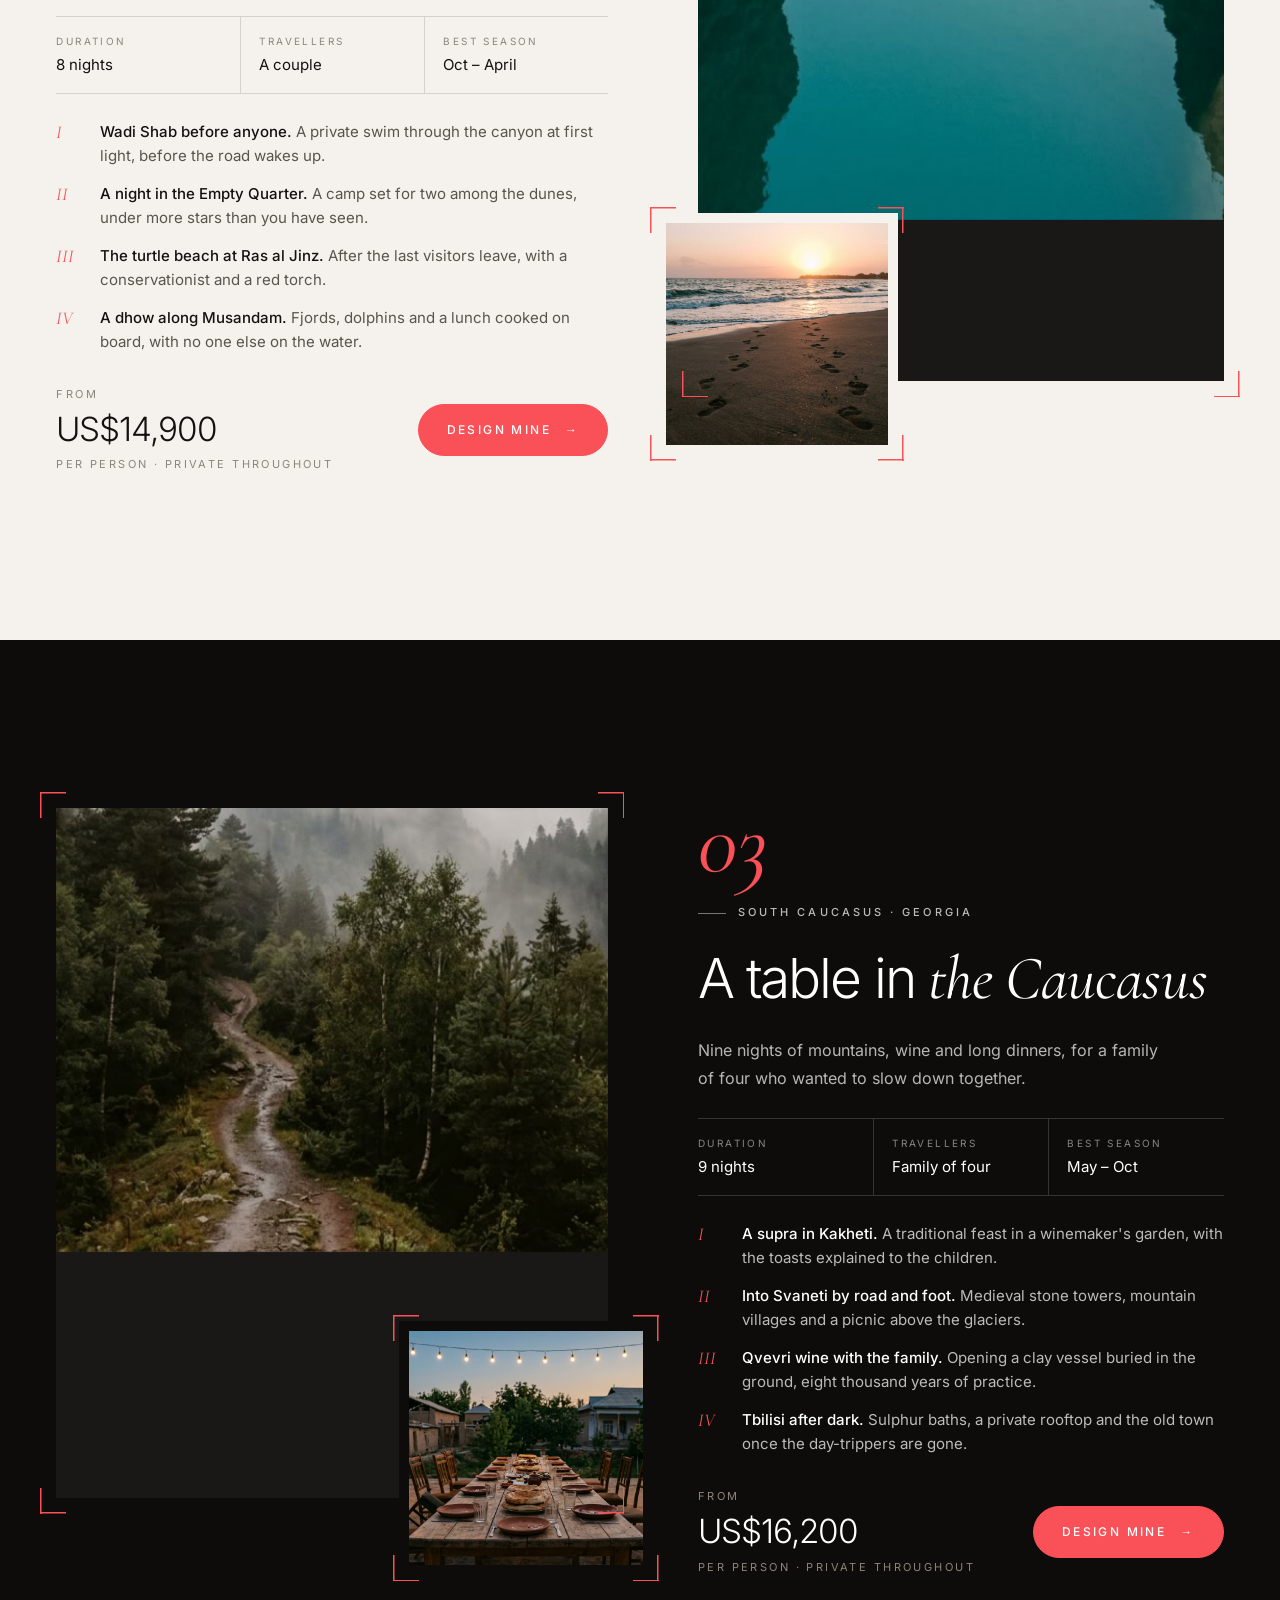
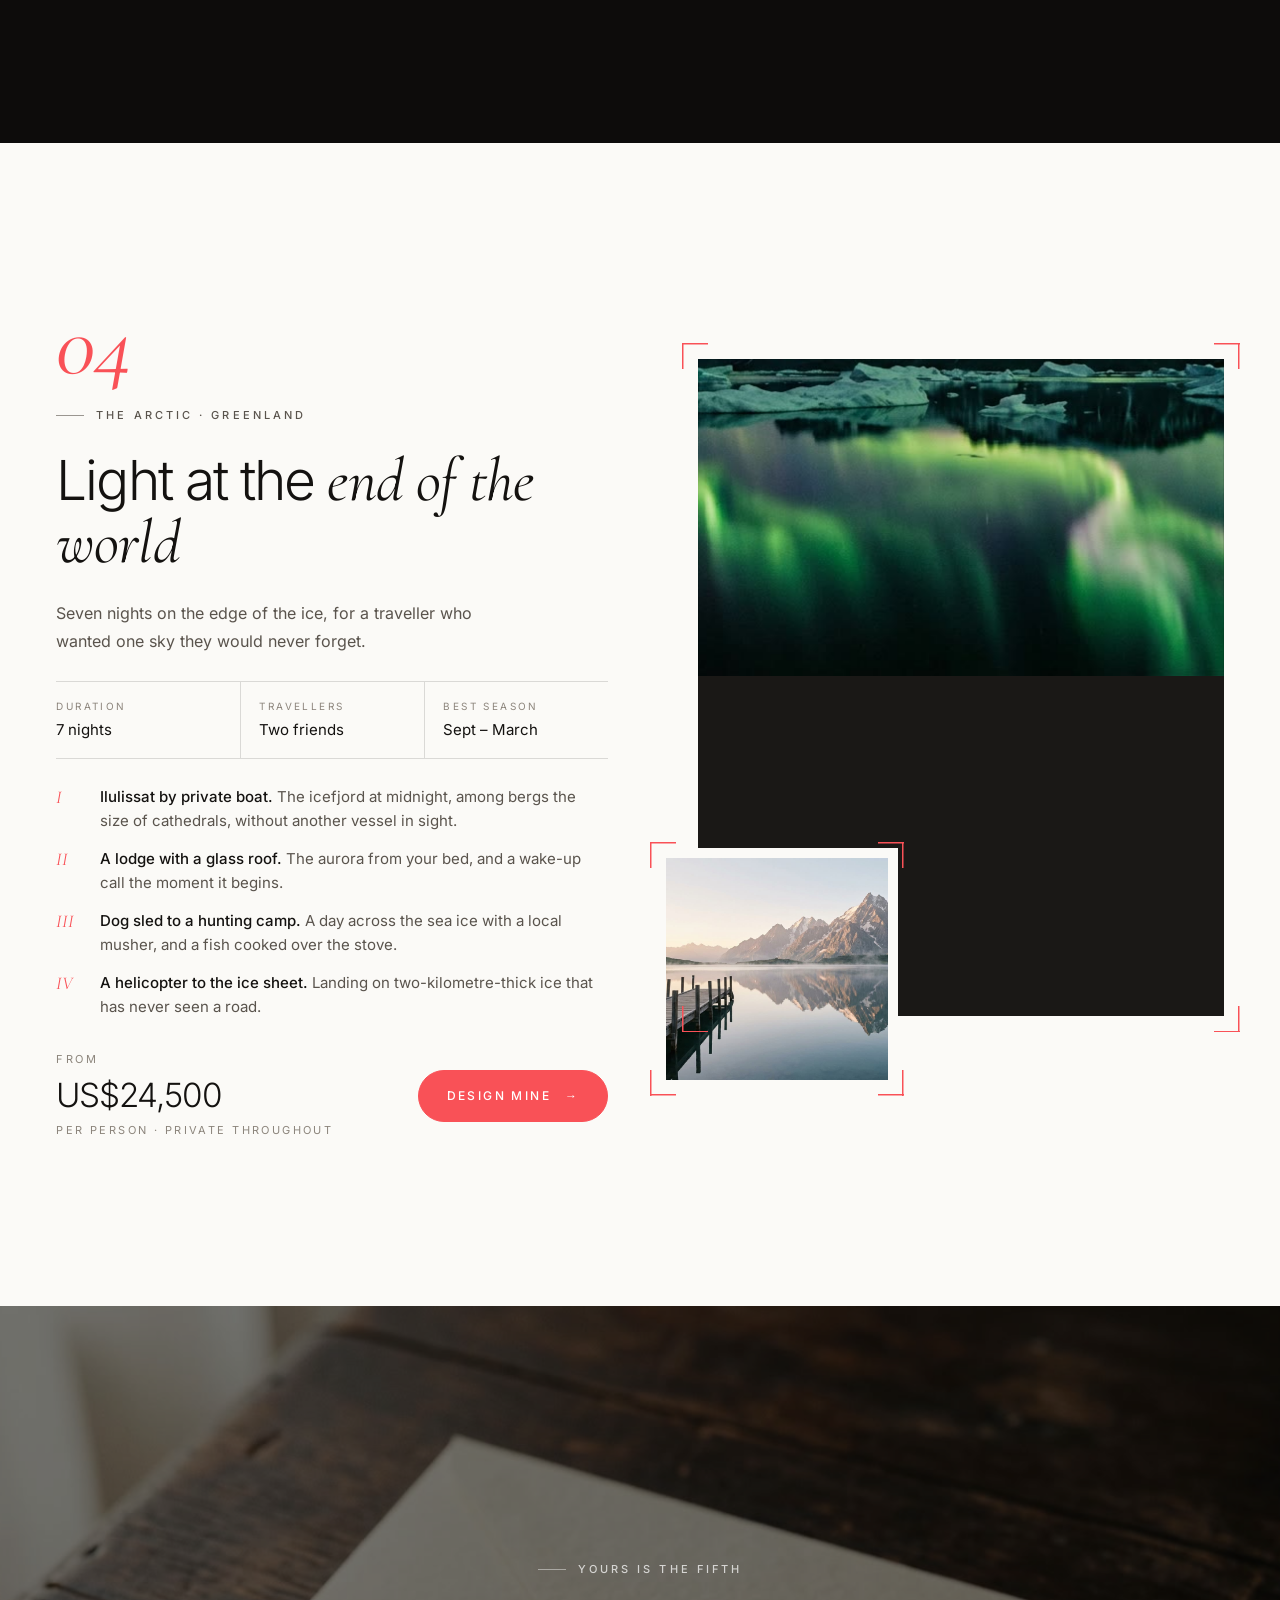
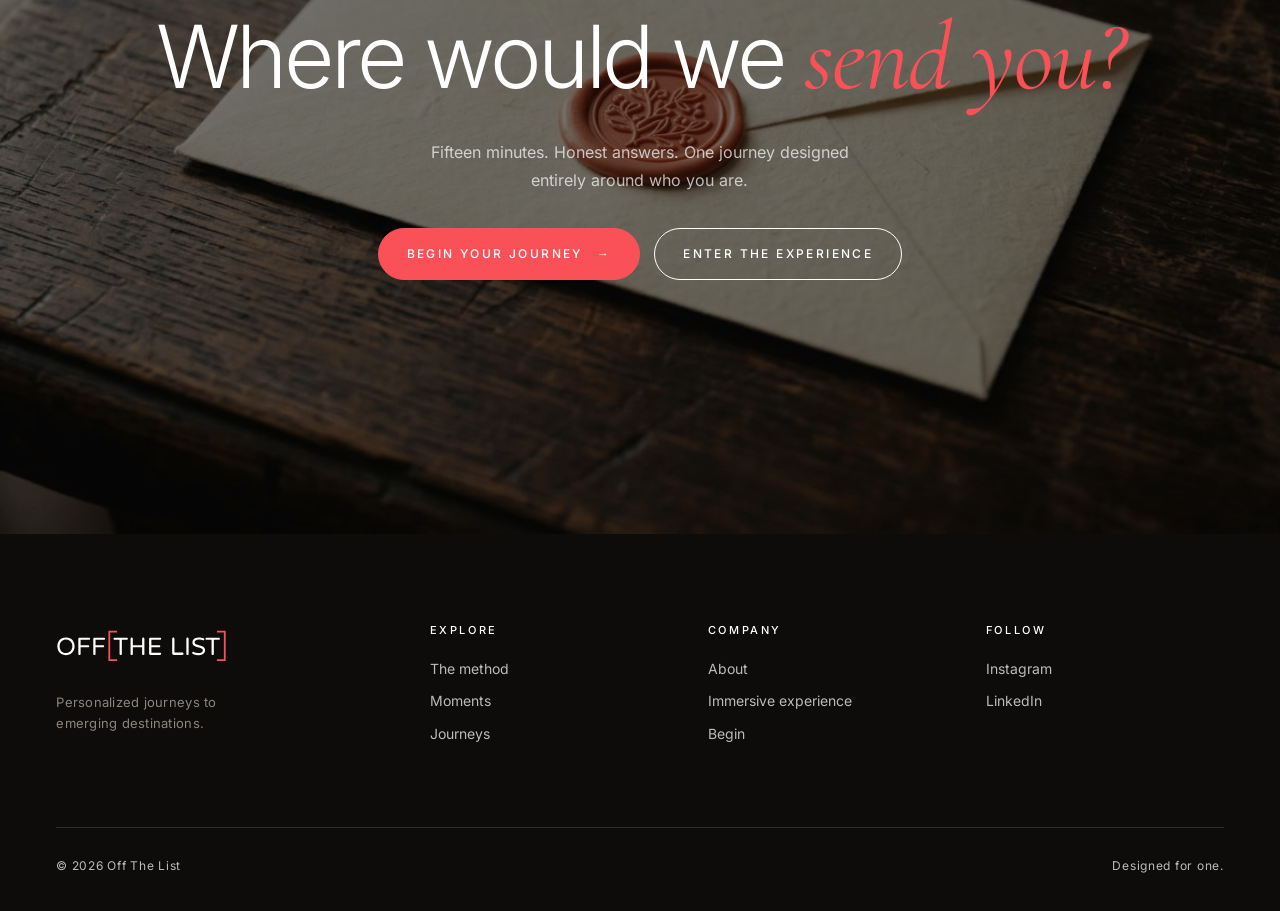
<file: sample-journeys.html>
<!doctype html>
<html lang="en">
<head>
  <meta charset="utf-8">
  <meta name="viewport" content="width=device-width, initial-scale=1">
  <!-- Revisión interna: quitar esta línea el día del lanzamiento -->
  <meta name="robots" content="noindex, nofollow">
  <title>Sample journeys — Off The List</title>
  <meta name="description" content="Four private journeys to emerging destinations, each designed around one traveller.">
  <link rel="icon" href="assets/favicon.svg" type="image/svg+xml">
  <link rel="apple-touch-icon" href="assets/apple-touch-icon.png">
  <link rel="preload" href="assets/fonts/inter.woff2" as="font" type="font/woff2" crossorigin>
  <link rel="stylesheet" href="lux.css?v=15">
</head>
<body>

  <header class="header">
    <a href="index.html" aria-label="Off The List — home">
      <img class="logo logo-light" src="assets/lux/logo-light.svg" alt="Off The List" width="268" height="48">
      <img class="logo logo-dark" src="assets/lux/logo-dark.svg" alt="" width="268" height="48">
    </a>
    <nav class="nav" aria-label="Main">
      <a href="index.html#method">The method</a>
      <a href="index.html#moments">Moments</a>
      <a href="sample-journeys.html" aria-current="page">Journeys</a>
      <a href="about.html">About</a>
    </nav>
    <div class="header-end">
      <div class="switch" aria-label="Site version">
        <span class="is-current"><b>Classic</b></span>
        <a href="experience.html">Immersive</a>
      </div>
      <a class="btn btn-coral" href="https://off-the-list-poc.vercel.app/#entry">Begin</a>
      <button class="menu-toggle" type="button" aria-expanded="false">Menu</button>
    </div>
  </header>

  <main>
    <section class="page-hero on-dark">
      <figure class="tone is-color"><img src="assets/lux/tren.jpg" alt="" data-parallax=".1"></figure>
      <div class="inner">
        <div style="display:grid;gap:26px">
          <p class="eyebrow" data-reveal>Sample journeys</p>
          <h1 class="display" data-split>Four people. <br>Four <em>reasons</em> to leave.</h1>
        </div>
        <p class="body" data-reveal style="--d:300ms">Every route below began with a questionnaire, not a destination. Read them as proof of what becomes possible when a journey starts with who you are.</p>
      </div>
    </section>

    <section class="section">
      <div class="intro-grid">
        <div>
          <p class="eyebrow" data-reveal>Not packages</p>
          <p class="lede" data-scrub>These are not itineraries to book. They are answers to four very different briefs. Yours will look nothing like them, and that is the point.</p>
        </div>
        <ol class="chapters" data-reveal>
          <li><a href="#kyrgyzstan"><i>01</i><b>Kyrgyzstan</b><span>10 nights · from US$18,400</span></a></li>
          <li><a href="#oman"><i>02</i><b>Oman</b><span>8 nights · from US$14,900</span></a></li>
          <li><a href="#georgia"><i>03</i><b>Georgia</b><span>9 nights · from US$16,200</span></a></li>
          <li><a href="#greenland"><i>04</i><b>Greenland</b><span>7 nights · from US$24,500</span></a></li>
        </ol>
      </div>
      <div class="intro-cta">
        <div class="cta" data-reveal><a class="btn btn-coral" href="https://off-the-list-poc.vercel.app/#entry">Design yours <span class="arrow">→</span></a><span class="cta-note">Yours will look nothing like these</span></div>
      </div>
    </section>

    <section class="section">
      <article class="journey" id="kyrgyzstan">
        <div class="journey-media">
          <figure class="tone journey-main" data-color><img src="assets/lux/caballos.jpg" alt="Kyrgyzstan" loading="lazy" data-parallax=".08"></figure>
          <figure class="tone journey-inset" data-color data-reveal style="--d:200ms"><img src="assets/lux/tren.jpg" alt="" loading="lazy"></figure>
        </div>
        <div class="journey-copy">
          <span class="journey-num" data-reveal>01</span>
          <p class="eyebrow" data-reveal>Central Asia · Kyrgyzstan</p>
          <h2 class="title" data-split>The eagle and <em>the horizon</em></h2>
          <p class="body" data-reveal>Ten nights across the Tian Shan, for a traveller who wanted to feel small again.</p>
          <dl class="facts" data-reveal><div><dt>Duration</dt><dd>10 nights</dd></div><div><dt>Travellers</dt><dd>Solo</dd></div><div><dt>Best season</dt><dd>June – Sept</dd></div></dl>
          <ol class="moments" data-reveal><li><span><b>Dawn with the berkutchi.</b> Two days with an eagle-hunting family on the shores of Issyk-Kul, sleeping in their private yurt.</span></li><li><span><b>Kel-Suu on horseback.</b> A turquoise lake reached only by horse, with a private camp at 3,200 metres.</span></li><li><span><b>The night train east.</b> A restored carriage to the edge of the Chinese border, dinner served as the steppe goes dark.</span></li><li><span><b>A felt of your own.</b> A shyrdak made by hand in a mountain camp, carried home in your luggage.</span></li></ol>
          <div class="price" data-reveal>
            <p>From <b>US$18,400</b>per person · private throughout</p>
            <a class="btn btn-coral" href="https://off-the-list-poc.vercel.app/#entry">Design mine <span class="arrow">→</span></a>
          </div>
        </div>
      </article>
    </section>

    <section class="section ivory">
      <article class="journey flip" id="oman">
        <div class="journey-media">
          <figure class="tone journey-main" data-color><img src="assets/lux/canon.jpg" alt="Oman" loading="lazy" data-parallax=".08"></figure>
          <figure class="tone journey-inset" data-color data-reveal style="--d:200ms"><img src="assets/lux/huellas.jpg" alt="" loading="lazy"></figure>
        </div>
        <div class="journey-copy">
          <span class="journey-num" data-reveal>02</span>
          <p class="eyebrow" data-reveal>Arabian Peninsula · Oman</p>
          <h2 class="title" data-split>Wadis and <em>silence</em></h2>
          <p class="body" data-reveal>Eight nights between canyon water and empty beaches, for two people who needed to stop.</p>
          <dl class="facts" data-reveal><div><dt>Duration</dt><dd>8 nights</dd></div><div><dt>Travellers</dt><dd>A couple</dd></div><div><dt>Best season</dt><dd>Oct – April</dd></div></dl>
          <ol class="moments" data-reveal><li><span><b>Wadi Shab before anyone.</b> A private swim through the canyon at first light, before the road wakes up.</span></li><li><span><b>A night in the Empty Quarter.</b> A camp set for two among the dunes, under more stars than you have seen.</span></li><li><span><b>The turtle beach at Ras al Jinz.</b> After the last visitors leave, with a conservationist and a red torch.</span></li><li><span><b>A dhow along Musandam.</b> Fjords, dolphins and a lunch cooked on board, with no one else on the water.</span></li></ol>
          <div class="price" data-reveal>
            <p>From <b>US$14,900</b>per person · private throughout</p>
            <a class="btn btn-coral" href="https://off-the-list-poc.vercel.app/#entry">Design mine <span class="arrow">→</span></a>
          </div>
        </div>
      </article>
    </section>

    <section class="section dark on-dark">
      <article class="journey" id="georgia">
        <div class="journey-media">
          <figure class="tone journey-main" data-color><img src="assets/lux/bosque.jpg" alt="Georgia" loading="lazy" data-parallax=".08"></figure>
          <figure class="tone journey-inset" data-color data-reveal style="--d:200ms"><img src="assets/lux/mesa.jpg" alt="" loading="lazy"></figure>
        </div>
        <div class="journey-copy">
          <span class="journey-num" data-reveal>03</span>
          <p class="eyebrow" data-reveal>South Caucasus · Georgia</p>
          <h2 class="title" data-split>A table in <em>the Caucasus</em></h2>
          <p class="body" data-reveal>Nine nights of mountains, wine and long dinners, for a family of four who wanted to slow down together.</p>
          <dl class="facts" data-reveal><div><dt>Duration</dt><dd>9 nights</dd></div><div><dt>Travellers</dt><dd>Family of four</dd></div><div><dt>Best season</dt><dd>May – Oct</dd></div></dl>
          <ol class="moments" data-reveal><li><span><b>A supra in Kakheti.</b> A traditional feast in a winemaker's garden, with the toasts explained to the children.</span></li><li><span><b>Into Svaneti by road and foot.</b> Medieval stone towers, mountain villages and a picnic above the glaciers.</span></li><li><span><b>Qvevri wine with the family.</b> Opening a clay vessel buried in the ground, eight thousand years of practice.</span></li><li><span><b>Tbilisi after dark.</b> Sulphur baths, a private rooftop and the old town once the day-trippers are gone.</span></li></ol>
          <div class="price" data-reveal>
            <p>From <b>US$16,200</b>per person · private throughout</p>
            <a class="btn btn-coral" href="https://off-the-list-poc.vercel.app/#entry">Design mine <span class="arrow">→</span></a>
          </div>
        </div>
      </article>
    </section>

    <section class="section">
      <article class="journey flip" id="greenland">
        <div class="journey-media">
          <figure class="tone journey-main" data-color><img src="assets/lux/aurora.jpg" alt="Greenland" loading="lazy" data-parallax=".08"></figure>
          <figure class="tone journey-inset" data-color data-reveal style="--d:200ms"><img src="assets/lux/lago.jpg" alt="" loading="lazy"></figure>
        </div>
        <div class="journey-copy">
          <span class="journey-num" data-reveal>04</span>
          <p class="eyebrow" data-reveal>The Arctic · Greenland</p>
          <h2 class="title" data-split>Light at the <em>end of the world</em></h2>
          <p class="body" data-reveal>Seven nights on the edge of the ice, for a traveller who wanted one sky they would never forget.</p>
          <dl class="facts" data-reveal><div><dt>Duration</dt><dd>7 nights</dd></div><div><dt>Travellers</dt><dd>Two friends</dd></div><div><dt>Best season</dt><dd>Sept – March</dd></div></dl>
          <ol class="moments" data-reveal><li><span><b>Ilulissat by private boat.</b> The icefjord at midnight, among bergs the size of cathedrals, without another vessel in sight.</span></li><li><span><b>A lodge with a glass roof.</b> The aurora from your bed, and a wake-up call the moment it begins.</span></li><li><span><b>Dog sled to a hunting camp.</b> A day across the sea ice with a local musher, and a fish cooked over the stove.</span></li><li><span><b>A helicopter to the ice sheet.</b> Landing on two-kilometre-thick ice that has never seen a road.</span></li></ol>
          <div class="price" data-reveal>
            <p>From <b>US$24,500</b>per person · private throughout</p>
            <a class="btn btn-coral" href="https://off-the-list-poc.vercel.app/#entry">Design mine <span class="arrow">→</span></a>
          </div>
        </div>
      </article>
    </section>

    <section class="closing on-dark">
      <figure class="tone" data-color><img src="assets/lux/sobre.jpg" alt="" loading="lazy"></figure>
      <div class="inner">
        <p class="eyebrow" data-reveal>Yours is the fifth</p>
        <h2 class="display" data-split>Where would we <em>send you?</em></h2>
        <p class="body" data-reveal style="text-align:center;margin:0 auto">Fifteen minutes. Honest answers. One journey designed entirely around who you are.</p>
        <div class="ctas" data-reveal>
          <a class="btn btn-coral" href="https://off-the-list-poc.vercel.app/#entry">Begin your journey <span class="arrow">→</span></a>
          <a class="btn" href="experience.html">Enter the experience</a>
        </div>
      </div>
    </section>
  </main>

  <footer class="footer">
    <div class="footer-top">
      <div><img src="assets/lux/logo-light.svg" alt="Off The List" width="268" height="48"><p class="small" style="margin-top:22px;max-width:28ch">Personalized journeys to emerging destinations.</p></div>
      <div><h4>Explore</h4><ul><li><a href="index.html#method">The method</a></li><li><a href="index.html#moments">Moments</a></li><li><a href="sample-journeys.html">Journeys</a></li></ul></div>
      <div><h4>Company</h4><ul><li><a href="about.html">About</a></li><li><a href="experience.html">Immersive experience</a></li><li><a href="https://off-the-list-poc.vercel.app/#entry">Begin</a></li></ul></div>
      <div><h4>Follow</h4><ul><li><a href="#">Instagram</a></li><li><a href="#">LinkedIn</a></li></ul></div>
    </div>
    <div class="footer-bottom"><span>© 2026 Off The List</span><span>Designed for one.</span></div>
  </footer>

  <a class="float-cta btn btn-coral" href="https://off-the-list-poc.vercel.app/#entry">Begin your journey <span class="arrow">→</span></a>

  <script src="lux.js?v=15"></script>
</body>
</html>
</file>
<file: lux.css>
/* Off The List — versión clásica (lujo).
   Marfil y tinta, coral #F95157 solo como acento. Fotos en blanco y negro
   que toman color al entrar en pantalla o al pasar el cursor. */

@font-face { font-family: "Inter"; src: url("assets/fonts/inter.woff2") format("woff2"); font-weight: 100 700; font-display: swap; }
@font-face { font-family: "Cormorant"; src: url("assets/fonts/cormorant.woff2") format("woff2"); font-weight: 300 500; font-display: swap; }
@font-face { font-family: "Cormorant"; src: url("assets/fonts/cormorant-italic.woff2") format("woff2"); font-weight: 300 500; font-style: italic; font-display: swap; }

:root {
  --coral: #F95157;
  --ivory: #F5F2ED;
  --paper: #FBFAF7;
  --ink: #141210;
  --ink-2: #5A544D;
  --ink-3: #8C857C;
  --line: rgba(20, 18, 16, .14);
  --dark: #0D0C0B;
  --sans: "Inter", "Helvetica Neue", Arial, sans-serif;
  --serif: "Cormorant", "Cormorant Garamond", Georgia, serif;
  --ease: cubic-bezier(.16, 1, .3, 1);
  --gutter: clamp(20px, 4.4vw, 72px);
}

*, *::before, *::after { box-sizing: border-box; }
html { scroll-behavior: smooth; -webkit-text-size-adjust: 100%; }
body {
  margin: 0;
  background: var(--paper);
  color: var(--ink);
  font: 400 16px/1.6 var(--sans);
  -webkit-font-smoothing: antialiased;
  text-rendering: optimizeLegibility;
  overflow-x: clip;
}
img, video { display: block; max-width: 100%; }
a { color: inherit; text-decoration: none; }
h1, h2, h3, h4, p, ul, ol, figure, blockquote, dl, dd { margin: 0; }
ul, ol { padding: 0; list-style: none; }
::selection { background: var(--coral); color: #fff; }

/* ---------- Tipografía ---------- */

.eyebrow {
  display: inline-flex;
  align-items: center;
  gap: 12px;
  font-size: 11px;
  font-weight: 500;
  letter-spacing: .28em;
  text-transform: uppercase;
  color: var(--ink-2);
}
.eyebrow::before { content: ""; width: 28px; height: 1px; background: currentColor; opacity: .6; }
.on-dark .eyebrow { color: rgba(255, 255, 255, .72); }

.display {
  font-weight: 300;
  font-size: clamp(40px, 6.8vw, 112px);
  line-height: .94;
  letter-spacing: -.04em;
}
.display em, .title em, .lede em {
  /* Cormorant es más pequeña a igual tamaño que Inter: se agranda la cursiva
     y se reduce un poco la sans para que ambas queden en un tamaño medio */
  font-size: 1.12em;
  font-family: var(--serif);
  font-style: italic;
  font-weight: 400;
  text-transform: none;
  letter-spacing: -.01em;
}
.display em { color: var(--coral); }
.title {
  font-weight: 300;
  font-size: clamp(32px, 4.3vw, 68px);
  line-height: 1;
  letter-spacing: -.035em;
}
.lede {
  font-weight: 300;
  font-size: clamp(22px, 2.3vw, 36px);
  line-height: 1.25;
  letter-spacing: -.015em;
}
.body { color: var(--ink-2); font-size: 16px; line-height: 1.75; max-width: 46ch; }
.on-dark .body { color: rgba(255, 255, 255, .7); }
.small { font-size: 13px; color: var(--ink-3); letter-spacing: .02em; }

/* ---------- Botones ---------- */

.btn {
  position: relative;
  display: inline-flex;
  align-items: center;
  gap: 14px;
  height: 52px;
  padding: 0 28px;
  border: 1px solid currentColor;
  border-radius: 999px;
  font-size: 12px;
  font-weight: 500;
  letter-spacing: .2em;
  text-transform: uppercase;
  overflow: hidden;
  isolation: isolate;
  transition: color .5s var(--ease), border-color .5s var(--ease);
}
.btn::after {
  content: "";
  position: absolute;
  inset: 0;
  z-index: -1;
  background: var(--ink);
  transform: translateY(101%);
  transition: transform .6s var(--ease);
}
.btn:hover { color: var(--paper); border-color: var(--ink); }
.btn:hover::after { transform: translateY(0); }
.btn .arrow { transition: transform .5s var(--ease); }
.btn:hover .arrow { transform: translateX(4px); }
.btn-coral { background: var(--coral); border-color: var(--coral); color: #fff; }
.btn-coral::after { background: #fff; }
.btn-coral:hover { color: var(--ink); border-color: #fff; }
.on-dark .btn:not(.btn-coral) { color: #fff; }
.on-dark .btn:not(.btn-coral)::after { background: #fff; }
.on-dark .btn:not(.btn-coral):hover { color: var(--ink); border-color: #fff; }
.link {
  display: inline-flex;
  align-items: center;
  gap: 10px;
  font-size: 12px;
  font-weight: 500;
  letter-spacing: .2em;
  text-transform: uppercase;
  background: linear-gradient(currentColor, currentColor) 0 100% / 0 1px no-repeat;
  padding-bottom: 6px;
  transition: background-size .6s var(--ease);
}
.link:hover { background-size: 100% 1px; }

/* ---------- Cabecera ---------- */

.header {
  position: fixed;
  inset: 0 0 auto 0;
  z-index: 50;
  display: grid;
  grid-template-columns: 1fr auto 1fr;
  align-items: center;
  gap: 24px;
  padding: 22px var(--gutter);
  color: #fff;
  transition: background-color .6s var(--ease), color .6s var(--ease), padding .6s var(--ease), box-shadow .6s;
}
.header .logo { width: 150px; height: auto; }
.header .logo-dark { display: none; }
.header.is-solid, .header.is-light {
  color: var(--ink);
}
.header.is-solid {
  padding-top: 14px;
  padding-bottom: 14px;
  background: rgba(251, 250, 247, .9);
  -webkit-backdrop-filter: blur(16px) saturate(1.3);
  backdrop-filter: blur(16px) saturate(1.3);
  box-shadow: 0 1px 0 var(--line);
}
.header.is-solid .logo-light, .header.is-light .logo-light { display: none; }
.header.is-solid .logo-dark, .header.is-light .logo-dark { display: block; }
.nav { display: flex; gap: clamp(18px, 2.4vw, 40px); }
.nav a {
  font-size: 12px;
  font-weight: 500;
  letter-spacing: .18em;
  text-transform: uppercase;
  background: linear-gradient(currentColor, currentColor) 0 100% / 0 1px no-repeat;
  padding: 6px 0;
  transition: background-size .5s var(--ease), opacity .3s;
}
.nav a:hover, .nav a[aria-current="page"] { background-size: 100% 1px; }
.header-end { display: flex; align-items: center; justify-content: flex-end; gap: 14px; }

/* Cambio de versión: clásica / inmersiva */
.switch {
  display: inline-flex;
  padding: 3px;
  border: 1px solid currentColor;
  border-radius: 999px;
  font-size: 11px;
  font-weight: 500;
  letter-spacing: .14em;
  text-transform: uppercase;
}
.switch a, .switch span { padding: 7px 13px; border-radius: 999px; line-height: 1; transition: background-color .4s, color .4s; }
.switch .is-current { background: currentColor; }
.switch .is-current b { color: var(--paper); font-weight: 500; mix-blend-mode: normal; }
.header:not(.is-solid):not(.is-light) .switch .is-current b { color: var(--ink); }
.switch a:hover { background: rgba(127, 127, 127, .18); }
.header .btn { height: 42px; padding: 0 20px; font-size: 11px; }
.menu-toggle { display: none; }

/* ---------- Imágenes: blanco y negro → color ---------- */

.tone { overflow: hidden; background: #1a1816; }
/* --g va de 1 (blanco y negro) a 0 (color) según el scroll; lo fija lux.js */
.tone img {
  width: 100%;
  height: 100%;
  object-fit: cover;
  filter: grayscale(var(--g, 1)) contrast(calc(1 + .05 * var(--g, 1))) brightness(calc(1 - .04 * var(--g, 1)));
  transform: scale(calc(1 + .08 * var(--g, 1)));
  transition: filter .25s linear, transform .25s linear;
}
.tone.is-color { --g: 0; }
.dest img { transition: filter 1.4s var(--ease), transform 2s var(--ease); }

/* Viajes de ejemplo: color al pasar el cursor */
.sig .tone img { transition: filter 1s var(--ease), transform 1.4s var(--ease); }
.sig:hover .tone { --g: 0; }

/* Foto activa: esquinas en coral, como los corchetes del logo, 16 px por fuera
   de la foto. Con JS la foto se recorta en .tone-clip y el marco deja ver las esquinas. */
.tone { position: relative; }
.js .tone { overflow: visible; }
.tone-clip { position: absolute; inset: 0; overflow: hidden; }
.tone::after {
  --c: var(--coral);
  --l: 26px;
  --w: 1.5px;
  content: "";
  position: absolute;
  inset: -16px;
  z-index: 2;
  pointer-events: none;
  background:
    linear-gradient(var(--c), var(--c)) left top / var(--l) var(--w),
    linear-gradient(var(--c), var(--c)) left top / var(--w) var(--l),
    linear-gradient(var(--c), var(--c)) right top / var(--l) var(--w),
    linear-gradient(var(--c), var(--c)) right top / var(--w) var(--l),
    linear-gradient(var(--c), var(--c)) left bottom / var(--l) var(--w),
    linear-gradient(var(--c), var(--c)) left bottom / var(--w) var(--l),
    linear-gradient(var(--c), var(--c)) right bottom / var(--l) var(--w),
    linear-gradient(var(--c), var(--c)) right bottom / var(--w) var(--l);
  background-repeat: no-repeat;
  opacity: 0;
  transform: scale(1.06);
  transition: opacity .6s ease, transform .9s var(--ease);
}
.tone.is-active::after, .dest.is-color::after, .sig:hover .tone::after { opacity: 1; transform: none; }
.page-hero .tone::after, .closing .tone::after, .method-img::after, .dest::after { display: none; }

/* ---------- Animaciones de texto y entrada ---------- */

/* Cada palabra se alinea por la línea base (sans y cursiva quedan a la misma
   altura) y la máscara deja espacio para las letras con descendente (g, y, p) */
.js [data-split] .w { display: inline-block; vertical-align: baseline; clip-path: inset(-.3em -.2em -.35em -.2em); }
.js [data-split] .w > span {
  display: inline-block;
  transform: translateY(140%);
  transition: transform 1.1s var(--ease);
  transition-delay: calc(var(--i, 0) * 45ms + var(--d, 0ms));
}
.js [data-split].is-in .w > span { transform: translateY(0); }

.js [data-reveal] {
  opacity: 0;
  transform: translateY(28px);
  transition: opacity 1.1s var(--ease), transform 1.1s var(--ease);
  transition-delay: var(--d, 0ms);
}
.js [data-reveal].is-in { opacity: 1; transform: none; }

.js [data-scrub] .sw { opacity: .16; transition: opacity .25s linear; }
.js [data-scrub] .sw.on { opacity: 1; }

.js [data-line] { transform: scaleX(0); transform-origin: left; transition: transform 1.4s var(--ease); }
.js [data-line].is-in { transform: scaleX(1); }

@media (prefers-reduced-motion: reduce) {
  .js [data-split] .w > span, .js [data-reveal], .js [data-line] { transform: none !important; opacity: 1 !important; transition: none !important; }
  .js [data-scrub] .sw { opacity: 1; }
  .tone img { transition: none; transform: none; }
  html { scroll-behavior: auto; }
}

/* ---------- Secciones comunes ---------- */

.section { padding: clamp(96px, 13vw, 200px) var(--gutter); }
.section.tight { padding-top: clamp(64px, 8vw, 120px); padding-bottom: clamp(64px, 8vw, 120px); }
.dark { background: var(--dark); color: #fff; }
.ivory { background: var(--ivory); }
.rule { height: 1px; background: var(--line); }
.dark .rule { background: rgba(255, 255, 255, .16); }

/* Hero de página interior */
.page-hero {
  position: relative;
  min-height: 92svh;
  display: flex;
  align-items: flex-end;
  padding: 140px var(--gutter) clamp(48px, 6vw, 88px);
  color: #fff;
  overflow: hidden;
}
.page-hero .tone { position: absolute; inset: 0; }
.page-hero .tone img { transform: scale(1.12); }
.page-hero::after { content: ""; position: absolute; inset: 0; background: linear-gradient(180deg, rgba(0,0,0,.35) 0%, rgba(0,0,0,.05) 40%, rgba(0,0,0,.6) 100%); }
.page-hero .inner { position: relative; z-index: 1; display: grid; grid-template-columns: 1.5fr 1fr; align-items: end; gap: 40px; width: 100%; }

/* Cierre con llamada a la acción */
.closing {
  position: relative;
  min-height: 92svh;
  display: grid;
  place-items: center;
  text-align: center;
  padding: 120px var(--gutter);
  color: #fff;
  overflow: hidden;
}
.closing .tone { position: absolute; inset: 0; }
.closing::after { content: ""; position: absolute; inset: 0; background: rgba(8, 7, 6, .55); }
.closing .inner { position: relative; z-index: 1; display: grid; justify-items: center; gap: 34px; }
.closing .ctas { display: flex; flex-wrap: wrap; justify-content: center; gap: 14px; }

/* Pie */
.footer { background: var(--dark); color: rgba(255, 255, 255, .72); padding: 88px var(--gutter) 36px; }
.footer-top { display: grid; grid-template-columns: 1.4fr repeat(3, 1fr); gap: 40px; padding-bottom: 72px; }
.footer-top img { width: 170px; }
.footer h4 { color: #fff; font-size: 11px; font-weight: 500; letter-spacing: .24em; text-transform: uppercase; margin-bottom: 18px; }
.footer li { margin-bottom: 10px; font-size: 14px; }
.footer a:hover { color: #fff; }
.footer-bottom { display: flex; justify-content: space-between; gap: 20px; padding-top: 28px; border-top: 1px solid rgba(255, 255, 255, .14); font-size: 12px; letter-spacing: .06em; }

/* ---------- Móvil ---------- */

@media (max-width: 960px) {
  .header { grid-template-columns: 1fr auto; }
  .nav { display: none; }
  .header .btn { display: none; }
  .menu-toggle {
    display: inline-flex;
    align-items: center;
    height: 38px;
    padding: 0 16px;
    border: 1px solid currentColor;
    border-radius: 999px;
    background: none;
    color: inherit;
    font: 500 11px var(--sans);
    letter-spacing: .18em;
    text-transform: uppercase;
    cursor: pointer;
  }
  .header.menu-open { background: var(--paper); color: var(--ink); }
  .header.menu-open .logo-light { display: none; }
  .header.menu-open .logo-dark { display: block; }
  .header.menu-open .nav {
    display: flex;
    flex-direction: column;
    gap: 6px;
    position: absolute;
    top: 100%;
    left: 0;
    right: 0;
    padding: 18px var(--gutter) 28px;
    background: var(--paper);
    border-bottom: 1px solid var(--line);
  }
  .header.menu-open .nav a { font-size: 15px; padding: 10px 0; }
  .switch a, .switch span { padding: 7px 10px; }
  .page-hero .inner { grid-template-columns: 1fr; }
  .footer-top { grid-template-columns: 1fr 1fr; }
}
@media (max-width: 560px) {
  .header .logo { width: 118px; }
  .switch { font-size: 10px; letter-spacing: .1em; }
  .footer-top { grid-template-columns: 1fr; }
  .footer-bottom { flex-direction: column; }
}

/* =====================================================================
   HOME
   ===================================================================== */

/* Hero: "I want to…" — cada imagen entra en blanco y negro y toma color */
.hero { position: relative; height: 100svh; min-height: 640px; color: #fff; overflow: hidden; background: #0b0a09; }
.hero-media .slide { position: absolute; inset: 0; opacity: 0; transition: opacity 1.8s var(--ease); }
.hero-media .slide img, .hero-media .slide video {
  width: 100%; height: 100%; object-fit: cover;
  filter: grayscale(1) brightness(.8);
  transform: scale(1.14);
  transition: filter 2.6s ease .5s, transform 8s linear;
}
.hero-media .slide.is-active { opacity: 1; }
.hero-media .slide.is-active img, .hero-media .slide.is-active video { filter: grayscale(0) brightness(.92); transform: scale(1.02); }
.hero::after { content: ""; position: absolute; inset: 0; background: linear-gradient(180deg, rgba(0,0,0,.45) 0%, rgba(0,0,0,0) 32%, rgba(0,0,0,.15) 55%, rgba(0,0,0,.7) 100%); pointer-events: none; }
.hero-inner { position: relative; z-index: 1; height: 100%; display: flex; flex-direction: column; justify-content: flex-end; padding: 0 var(--gutter) clamp(28px, 4vw, 52px); }
.hero-title { font-weight: 300; font-size: clamp(50px, 8.8vw, 158px); line-height: .9; letter-spacing: -.045em; margin: 22px 0 clamp(28px, 4vw, 52px); }
.hero-lead { display: block; }
.phrases { display: block; position: relative; height: 1.22em; overflow: hidden; font-size: 1.12em; }
.phrase {
  position: absolute; left: 0; top: 0;
  font-family: var(--serif); font-style: italic; font-weight: 400;
  text-transform: none; letter-spacing: -.02em;
  transform: translateY(105%); opacity: 0;
  transition: transform 1.2s var(--ease), opacity 1.2s var(--ease);
}
/* La frase anterior sale rápido y la nueva entra un instante después, con el corte del video */
.phrase.is-active { transform: translateY(0); opacity: 1; transition-delay: .25s; }
.phrase.is-out { transform: translateY(-70%); opacity: 0; transition-duration: .45s; }
.no-js .phrase:first-child { transform: none; opacity: 1; }
.hero-foot { display: flex; justify-content: space-between; align-items: flex-end; gap: 32px; flex-wrap: wrap; }
.hero-copy { max-width: 42ch; color: rgba(255, 255, 255, .84); font-size: 17px; line-height: 1.6; }
.hero-ctas { display: flex; gap: 12px; flex-wrap: wrap; }
.hero-meta { display: flex; justify-content: space-between; margin-top: clamp(28px, 4vw, 44px); padding-top: 16px; border-top: 1px solid rgba(255, 255, 255, .24); font-size: 11px; letter-spacing: .26em; text-transform: uppercase; color: rgba(255, 255, 255, .7); }
.hero-meta b { color: #fff; font-weight: 500; }

/* Manifiesto */
.manifesto-grid { display: grid; grid-template-columns: 1.35fr 1fr; gap: clamp(40px, 7vw, 120px); align-items: center; }
.manifesto-text { font-weight: 300; font-size: clamp(28px, 3.4vw, 54px); line-height: 1.14; letter-spacing: -.028em; margin: 30px 0 40px; }
.manifesto-figure { aspect-ratio: 4 / 5; }
.manifesto-figure img, .mystery-img img { height: 118%; margin-top: -9%; }

/* Método */
.method-head { display: grid; gap: 26px; margin-bottom: clamp(48px, 7vw, 96px); }
/* Pasos sin separadores: una línea que se dibuja con el scroll une los números */
.method-steps { position: relative; --pad: clamp(0px, 13vw, 220px); --num: 90px; }
.method-item {
  display: grid;
  grid-template-columns: var(--num) 1fr minmax(240px, 34%);
  gap: clamp(20px, 4vw, 64px);
  align-items: center;
  padding: clamp(32px, 4vw, 52px) 0 clamp(32px, 4vw, 52px) var(--pad);
}
.method-num { position: relative; z-index: 1; justify-self: center; padding: 10px 0; background: var(--ivory); font-family: var(--serif); font-style: italic; font-size: 34px; line-height: 1.1; color: var(--coral); }
.method-line { position: absolute; left: calc(var(--pad) + var(--num) / 2); width: 1px; background: var(--line); pointer-events: none; }
.method-line i { position: absolute; top: 0; bottom: 0; left: -.5px; right: -.5px; background: var(--coral); transform-origin: top; transform: scaleY(var(--p, 0)); }
.method-copy { display: grid; gap: 18px; }
.method-img { aspect-ratio: 4 / 3; }

/* Destinos: galería horizontal fijada */
.destinations { position: relative; background: var(--paper); }
.hs-sticky { position: sticky; top: 0; height: 100svh; overflow: hidden; display: flex; flex-direction: column; justify-content: center; gap: clamp(28px, 4vw, 52px); }
.hs-head { display: grid; gap: 18px; padding: 0 var(--gutter); }
.hs-track { display: flex; gap: clamp(14px, 1.8vw, 28px); width: max-content; padding: 0 var(--gutter); will-change: transform; }
.dest { position: relative; flex: none; width: clamp(240px, 25vw, 400px); aspect-ratio: 3 / 4; }
.dest img { position: absolute; inset: 0; }
.dest-info { position: absolute; inset: auto 0 0 0; padding: 26px 24px; color: #fff; background: linear-gradient(transparent, rgba(0,0,0,.65)); }
.dest-info span { font-size: 11px; letter-spacing: .24em; opacity: .8; }
.dest-info h3 { font-weight: 300; font-size: clamp(26px, 2.4vw, 38px); letter-spacing: -.03em; margin: 6px 0 2px; }
.dest-info p { font-family: var(--serif); font-style: italic; font-size: 19px; opacity: .9; }

/* Misterio */
.mystery-grid { display: grid; grid-template-columns: 1fr 1.1fr; gap: clamp(40px, 7vw, 120px); align-items: center; }
.mystery-img { aspect-ratio: 4 / 5; }
.mystery-copy { display: grid; gap: 30px; }
.clues { display: flex; gap: clamp(20px, 3vw, 44px); padding-top: 26px; border-top: 1px solid rgba(255, 255, 255, .16); }
.clues li { display: flex; align-items: baseline; gap: 10px; font-size: 12px; letter-spacing: .22em; text-transform: uppercase; color: rgba(255,255,255,.78); }
.clues span { font-family: var(--serif); font-style: italic; font-size: 26px; color: var(--coral); letter-spacing: 0; }

/* Viajes de autor */
.signature-head { display: flex; justify-content: space-between; align-items: flex-end; gap: 24px; margin-bottom: clamp(40px, 5vw, 72px); }
.signature-head > div { display: grid; gap: 18px; }
.signature-grid { display: grid; grid-template-columns: repeat(3, 1fr); gap: clamp(16px, 2vw, 32px); }
.sig figure { aspect-ratio: 4 / 5; margin-bottom: 20px; }
.sig-meta { display: flex; justify-content: space-between; gap: 12px; font-size: 11px; letter-spacing: .2em; text-transform: uppercase; color: var(--ink-3); padding-bottom: 12px; border-bottom: 1px solid var(--line); }
.sig h3 { font-family: var(--serif); font-weight: 400; font-size: clamp(24px, 2.2vw, 34px); line-height: 1.1; margin-top: 14px; transition: color .4s; }
.sig:hover h3 { color: var(--coral); }

/* Cita */
.quote { text-align: center; display: grid; gap: clamp(40px, 6vw, 80px); }
.quote .lede { font-size: clamp(30px, 4.5vw, 72px); line-height: 1.08; letter-spacing: -.035em; }
.quote-facts { display: grid; grid-template-columns: repeat(4, 1fr); gap: 24px; }
.quote-facts b { display: block; font-weight: 300; font-size: clamp(34px, 3.6vw, 56px); letter-spacing: -.04em; }
.quote-facts span { font-size: 11px; letter-spacing: .22em; text-transform: uppercase; color: var(--ink-3); }
.dark .quote-facts span { color: rgba(255, 255, 255, .6); }

@media (max-width: 960px) {
  .manifesto-grid, .mystery-grid { grid-template-columns: 1fr; }
  .method-steps { --pad: 0px; --num: 52px; }
  .method-item { align-items: start; grid-template-columns: var(--num) 1fr; }
  .method-img { grid-column: 2; }
  .signature-grid { grid-template-columns: 1fr; }
  .quote-facts { grid-template-columns: 1fr 1fr; row-gap: 36px; }
}
@media (max-width: 760px) {
  .hs-sticky { position: static; height: auto; padding: 96px 0; }
  .hs-track { width: auto; overflow-x: auto; padding-top: 20px; padding-bottom: 20px; scroll-snap-type: x mandatory; transform: none !important; -webkit-overflow-scrolling: touch; }
  .dest { width: 74vw; scroll-snap-align: center; }
  .signature-head { flex-direction: column; align-items: flex-start; }
}

/* =====================================================================
   SAMPLE JOURNEYS
   ===================================================================== */

.intro-grid { display: grid; grid-template-columns: 1fr 1fr; gap: clamp(40px, 7vw, 120px); align-items: end; }
.intro-grid > div { display: grid; gap: 26px; }
.chapters { border-top: 1px solid var(--line); }
.chapters a {
  display: grid;
  grid-template-columns: 56px 1fr auto;
  align-items: baseline;
  gap: 16px;
  padding: 18px 0;
  border-bottom: 1px solid var(--line);
  transition: color .4s, padding .6s var(--ease);
}
.chapters a:hover { color: var(--coral); padding-left: 10px; }
.chapters i { font-family: var(--serif); font-size: 22px; color: var(--coral); }
.chapters b { font-weight: 300; font-size: clamp(20px, 1.8vw, 26px); letter-spacing: -.02em; }
.chapters span { font-size: 11px; letter-spacing: .2em; text-transform: uppercase; color: var(--ink-3); }

.journey {
  display: grid;
  grid-template-columns: 1.05fr 1fr;
  gap: clamp(40px, 7vw, 128px);
  align-items: center;
  scroll-margin-top: 60px;
}
.journey.flip .journey-media { order: 2; }
.journey-media { position: relative; padding-bottom: 14%; }
.journey-main { aspect-ratio: 4 / 5; }
.journey-main img { height: 116%; margin-top: -8%; }
.journey-inset {
  position: absolute;
  right: -8%;
  bottom: 0;
  width: 46%;
  aspect-ratio: 1;
  border: 10px solid var(--paper);
}
.ivory .journey-inset { border-color: var(--ivory); }
.dark .journey-inset { border-color: var(--dark); }
.journey.flip .journey-inset { right: auto; left: -8%; }
.journey-copy { display: grid; gap: 26px; }
.journey-num { font-family: var(--serif); font-style: italic; font-size: clamp(64px, 7vw, 120px); line-height: .8; color: var(--coral); }
.facts { display: grid; grid-template-columns: repeat(3, 1fr); border-top: 1px solid var(--line); border-bottom: 1px solid var(--line); }
.dark .facts { border-color: rgba(255, 255, 255, .16); }
.facts div { padding: 16px 0; }
.facts div + div { padding-left: 18px; border-left: 1px solid var(--line); }
.dark .facts div + div { border-color: rgba(255, 255, 255, .16); }
.facts dt { font-size: 10px; letter-spacing: .24em; text-transform: uppercase; color: var(--ink-3); margin-bottom: 4px; }
.facts dd { font-size: 15px; }
.dark .facts dt { color: rgba(255, 255, 255, .5); }
.moments { counter-reset: m; display: grid; gap: 14px; }
.moments li { counter-increment: m; display: grid; grid-template-columns: 34px 1fr; gap: 10px; color: var(--ink-2); font-size: 15px; line-height: 1.6; }
.dark .moments li { color: rgba(255, 255, 255, .72); }
.moments li::before { content: counter(m, upper-roman); font-family: var(--serif); font-style: italic; font-size: 18px; color: var(--coral); line-height: 1.4; }
.moments b { color: var(--ink); font-weight: 500; }
.dark .moments b { color: #fff; }
.price { display: flex; justify-content: space-between; align-items: center; gap: 20px; flex-wrap: wrap; padding-top: 6px; }
.price p { font-size: 11px; letter-spacing: .22em; text-transform: uppercase; color: var(--ink-3); }
.price b { display: block; font-weight: 300; font-size: clamp(28px, 2.6vw, 40px); letter-spacing: -.03em; text-transform: none; color: var(--ink); }
.dark .price b { color: #fff; }

/* =====================================================================
   ABOUT
   ===================================================================== */

.values { display: grid; grid-template-columns: repeat(3, 1fr); gap: clamp(28px, 4vw, 64px); margin-top: clamp(48px, 6vw, 88px); }
.value { display: grid; gap: 18px; align-content: start; padding-top: 26px; border-top: 1px solid var(--line); }
.value i { font-family: var(--serif); font-size: 26px; color: var(--coral); }
.value h3 { font-weight: 300; font-size: clamp(24px, 2.2vw, 34px); letter-spacing: -.03em; line-height: 1.05; }
.never { display: flex; flex-wrap: wrap; gap: 10px 14px; margin-top: 40px; }
.never li { padding: 10px 18px; border: 1px solid rgba(255, 255, 255, .24); border-radius: 999px; font-size: 12px; letter-spacing: .18em; text-transform: uppercase; color: rgba(255, 255, 255, .78); text-decoration: line-through; text-decoration-color: var(--coral); }
.founder { display: grid; grid-template-columns: 1fr 1.2fr; gap: clamp(40px, 7vw, 120px); align-items: center; }
.founder-figure { aspect-ratio: 4 / 5; }
.founder-figure img { height: 116%; margin-top: -8%; }
.founder-copy { display: grid; gap: 26px; }
.founder-copy blockquote { font-family: var(--serif); font-style: italic; font-size: clamp(26px, 2.6vw, 40px); line-height: 1.2; padding-left: 26px; border-left: 1px solid var(--coral); }
.timeline { display: grid; grid-template-columns: repeat(4, 1fr); gap: 24px; margin-top: clamp(48px, 6vw, 88px); }
.timeline div { display: grid; gap: 12px; padding-top: 22px; border-top: 1px solid var(--line); }
.timeline b { font-weight: 300; font-size: clamp(32px, 3vw, 48px); letter-spacing: -.04em; }

@media (max-width: 960px) {
  .intro-grid, .journey, .founder { grid-template-columns: 1fr; }
  .journey.flip .journey-media { order: 0; }
  .journey-inset { right: 0; }
  .journey.flip .journey-inset { left: 0; }
  .values { grid-template-columns: 1fr; }
  .timeline { grid-template-columns: 1fr 1fr; }
}
@media (max-width: 560px) {
  .facts { grid-template-columns: 1fr 1fr; }
  .facts div:nth-child(3) { grid-column: 1 / -1; padding-left: 0; border-left: 0; border-top: 1px solid var(--line); }
  .chapters a { grid-template-columns: 40px 1fr; }
  .chapters span { display: none; }
}

/* =====================================================================
   CTA AL QUIZ EN CADA SECCIÓN
   ===================================================================== */

.cta { display: flex; flex-wrap: wrap; align-items: center; gap: 14px 26px; margin-top: 36px; }
.cta-note { font-size: 13px; letter-spacing: .02em; color: var(--ink-3); }
.on-dark .cta-note { color: rgba(255, 255, 255, .6); }
.method-steps > .cta { margin-top: 8px; padding-left: calc(var(--pad) + var(--num) + clamp(20px, 4vw, 64px)); }
.hs-head { display: flex; justify-content: space-between; align-items: flex-end; flex-wrap: wrap; gap: 24px; }
.hs-head > div:first-child { display: grid; gap: 18px; }
.hs-head .cta, .signature-head .cta { margin-top: 0; }
.quote .cta { justify-content: center; margin-top: 0; }
.intro-cta .cta { margin-top: clamp(40px, 5vw, 64px); }
.values + .cta { margin-top: clamp(40px, 5vw, 64px); }

/* Móvil: la cabecera oculta "Begin", así que aparece un botón flotante
   después del hero y se esconde cuando el cierre ya tiene el suyo */
.float-cta { display: none; }
@media (max-width: 960px) {
  .float-cta {
    display: inline-flex;
    position: fixed;
    left: 50%;
    bottom: calc(16px + env(safe-area-inset-bottom));
    z-index: 40;
    box-shadow: 0 10px 30px rgba(0, 0, 0, .25);
    transform: translate(-50%, 140%);
    transition: transform .6s var(--ease), color .5s var(--ease), border-color .5s var(--ease);
  }
  .float-cta.is-on { transform: translate(-50%, 0); }
  .signature-head .cta { flex-direction: row-reverse; justify-content: flex-end; }
}
.btn { white-space: nowrap; }
@media (max-width: 560px) {
  .cta .btn, .float-cta { padding: 0 22px; font-size: 11px; letter-spacing: .14em; gap: 10px; }
}
.signature-more { display: flex; justify-content: center; margin-top: clamp(40px, 5vw, 64px); }
</file>
